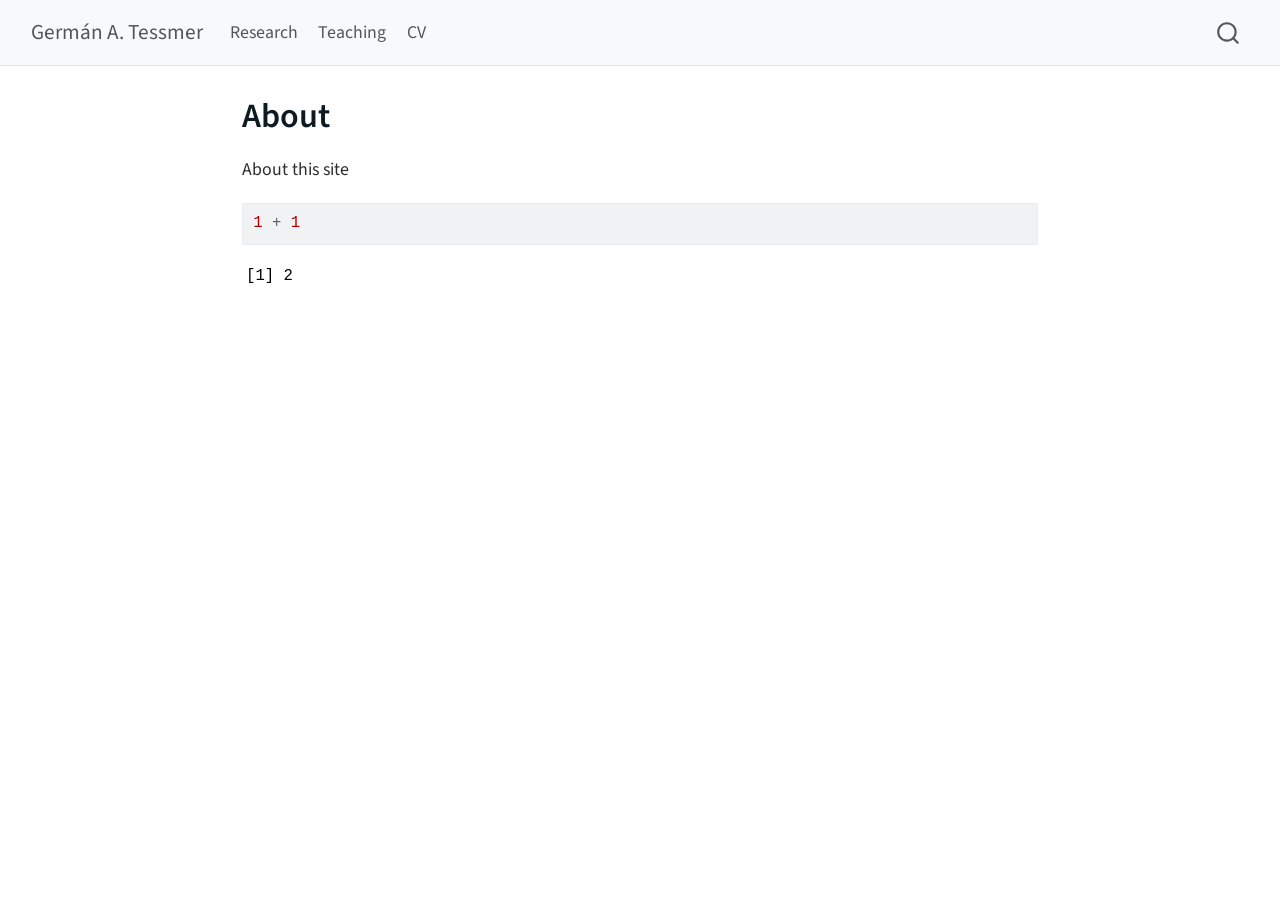
<file: docs/about.html>
<!DOCTYPE html>
<html xmlns="http://www.w3.org/1999/xhtml" lang="en" xml:lang="en"><head>

<meta charset="utf-8">
<meta name="generator" content="quarto-1.6.33">

<meta name="viewport" content="width=device-width, initial-scale=1.0, user-scalable=yes">


<title>About – Germán A. Tessmer</title>
<style>
code{white-space: pre-wrap;}
span.smallcaps{font-variant: small-caps;}
div.columns{display: flex; gap: min(4vw, 1.5em);}
div.column{flex: auto; overflow-x: auto;}
div.hanging-indent{margin-left: 1.5em; text-indent: -1.5em;}
ul.task-list{list-style: none;}
ul.task-list li input[type="checkbox"] {
  width: 0.8em;
  margin: 0 0.8em 0.2em -1em; /* quarto-specific, see https://github.com/quarto-dev/quarto-cli/issues/4556 */ 
  vertical-align: middle;
}
/* CSS for syntax highlighting */
pre > code.sourceCode { white-space: pre; position: relative; }
pre > code.sourceCode > span { line-height: 1.25; }
pre > code.sourceCode > span:empty { height: 1.2em; }
.sourceCode { overflow: visible; }
code.sourceCode > span { color: inherit; text-decoration: inherit; }
div.sourceCode { margin: 1em 0; }
pre.sourceCode { margin: 0; }
@media screen {
div.sourceCode { overflow: auto; }
}
@media print {
pre > code.sourceCode { white-space: pre-wrap; }
pre > code.sourceCode > span { display: inline-block; text-indent: -5em; padding-left: 5em; }
}
pre.numberSource code
  { counter-reset: source-line 0; }
pre.numberSource code > span
  { position: relative; left: -4em; counter-increment: source-line; }
pre.numberSource code > span > a:first-child::before
  { content: counter(source-line);
    position: relative; left: -1em; text-align: right; vertical-align: baseline;
    border: none; display: inline-block;
    -webkit-touch-callout: none; -webkit-user-select: none;
    -khtml-user-select: none; -moz-user-select: none;
    -ms-user-select: none; user-select: none;
    padding: 0 4px; width: 4em;
  }
pre.numberSource { margin-left: 3em;  padding-left: 4px; }
div.sourceCode
  {   }
@media screen {
pre > code.sourceCode > span > a:first-child::before { text-decoration: underline; }
}
</style>


<script src="site_libs/quarto-nav/quarto-nav.js"></script>
<script src="site_libs/quarto-nav/headroom.min.js"></script>
<script src="site_libs/clipboard/clipboard.min.js"></script>
<script src="site_libs/quarto-search/autocomplete.umd.js"></script>
<script src="site_libs/quarto-search/fuse.min.js"></script>
<script src="site_libs/quarto-search/quarto-search.js"></script>
<meta name="quarto:offset" content="./">
<link href="./favicon.png" rel="icon" type="image/png">
<script src="site_libs/quarto-html/quarto.js"></script>
<script src="site_libs/quarto-html/popper.min.js"></script>
<script src="site_libs/quarto-html/tippy.umd.min.js"></script>
<script src="site_libs/quarto-html/anchor.min.js"></script>
<link href="site_libs/quarto-html/tippy.css" rel="stylesheet">
<link href="site_libs/quarto-html/quarto-syntax-highlighting-07ba0ad10f5680c660e360ac31d2f3b6.css" rel="stylesheet" id="quarto-text-highlighting-styles">
<script src="site_libs/bootstrap/bootstrap.min.js"></script>
<link href="site_libs/bootstrap/bootstrap-icons.css" rel="stylesheet">
<link href="site_libs/bootstrap/bootstrap-f29aaeecf1a46d890de4f9c541966cf8.min.css" rel="stylesheet" append-hash="true" id="quarto-bootstrap" data-mode="light">
<script id="quarto-search-options" type="application/json">{
  "location": "navbar",
  "copy-button": false,
  "collapse-after": 3,
  "panel-placement": "end",
  "type": "overlay",
  "limit": 50,
  "keyboard-shortcut": [
    "f",
    "/",
    "s"
  ],
  "show-item-context": false,
  "language": {
    "search-no-results-text": "No results",
    "search-matching-documents-text": "matching documents",
    "search-copy-link-title": "Copy link to search",
    "search-hide-matches-text": "Hide additional matches",
    "search-more-match-text": "more match in this document",
    "search-more-matches-text": "more matches in this document",
    "search-clear-button-title": "Clear",
    "search-text-placeholder": "",
    "search-detached-cancel-button-title": "Cancel",
    "search-submit-button-title": "Submit",
    "search-label": "Search"
  }
}</script>
<script async="" src="https://www.googletagmanager.com/gtag/js?id=G-5VY12JPMM3"></script>

<script type="text/javascript">

window.dataLayer = window.dataLayer || [];
function gtag(){dataLayer.push(arguments);}
gtag('js', new Date());
gtag('config', 'G-5VY12JPMM3', { 'anonymize_ip': true});
</script>
<meta name="google-site-verification" content="9aR9tJ_RcU7Avv-yqDnPfpiy6j9cwBEOk85IE-PUnbY">


<link rel="stylesheet" href="styles.css">
<meta property="og:title" content="About – Germán A. Tessmer">
<meta property="og:description" content="Germán A. Tessmer — Economist at Universidad Nacional de Rosario (UNR). Research in labor economics, informality, and causal inference. Director of Observatorio Económico Social UNR.">
<meta property="og:image" content="https://germantessmer.github.io/profile.jpg">
<meta property="og:site_name" content="Germán A. Tessmer">
<meta property="og:locale" content="en_US">
<meta name="twitter:title" content="About – Germán A. Tessmer">
<meta name="twitter:description" content="Germán A. Tessmer — Economist at Universidad Nacional de Rosario (UNR). Research in labor economics, informality, and causal inference. Director of Observatorio Económico Social UNR.">
<meta name="twitter:image" content="https://germantessmer.github.io/profile.jpg">
<meta name="twitter:card" content="summary">
</head>

<body class="nav-fixed fullcontent">

<div id="quarto-search-results"></div>
  <header id="quarto-header" class="headroom fixed-top">
    <nav class="navbar navbar-expand-lg " data-bs-theme="dark">
      <div class="navbar-container container-fluid">
      <div class="navbar-brand-container mx-auto">
    <a class="navbar-brand" href="./index.html">
    <span class="navbar-title">Germán A. Tessmer</span>
    </a>
  </div>
            <div id="quarto-search" class="" title="Search"></div>
          <button class="navbar-toggler" type="button" data-bs-toggle="collapse" data-bs-target="#navbarCollapse" aria-controls="navbarCollapse" role="menu" aria-expanded="false" aria-label="Toggle navigation" onclick="if (window.quartoToggleHeadroom) { window.quartoToggleHeadroom(); }">
  <span class="navbar-toggler-icon"></span>
</button>
          <div class="collapse navbar-collapse" id="navbarCollapse">
            <ul class="navbar-nav navbar-nav-scroll me-auto">
  <li class="nav-item">
    <a class="nav-link" href="./research.html"> 
<span class="menu-text">Research</span></a>
  </li>  
  <li class="nav-item">
    <a class="nav-link" href="./teaching.html"> 
<span class="menu-text">Teaching</span></a>
  </li>  
  <li class="nav-item">
    <a class="nav-link" href="./cv.html"> 
<span class="menu-text">CV</span></a>
  </li>  
</ul>
          </div> <!-- /navcollapse -->
            <div class="quarto-navbar-tools">
</div>
      </div> <!-- /container-fluid -->
    </nav>
</header>
<!-- content -->
<div id="quarto-content" class="quarto-container page-columns page-rows-contents page-layout-article page-navbar">
<!-- sidebar -->
<!-- margin-sidebar -->
    
<!-- main -->
<main class="content" id="quarto-document-content">

<header id="title-block-header" class="quarto-title-block default">
<div class="quarto-title">
<h1 class="title">About</h1>
</div>



<div class="quarto-title-meta">

    
  
    
  </div>
  


</header>


<p>About this site</p>
<div class="cell">
<div class="sourceCode cell-code" id="cb1"><pre class="sourceCode r code-with-copy"><code class="sourceCode r"><span id="cb1-1"><a href="#cb1-1" aria-hidden="true" tabindex="-1"></a><span class="dv">1</span> <span class="sc">+</span> <span class="dv">1</span></span></code><button title="Copy to Clipboard" class="code-copy-button"><i class="bi"></i></button></pre></div>
<div class="cell-output cell-output-stdout">
<pre><code>[1] 2</code></pre>
</div>
</div>



</main> <!-- /main -->
<script id="quarto-html-after-body" type="application/javascript">
window.document.addEventListener("DOMContentLoaded", function (event) {
  const toggleBodyColorMode = (bsSheetEl) => {
    const mode = bsSheetEl.getAttribute("data-mode");
    const bodyEl = window.document.querySelector("body");
    if (mode === "dark") {
      bodyEl.classList.add("quarto-dark");
      bodyEl.classList.remove("quarto-light");
    } else {
      bodyEl.classList.add("quarto-light");
      bodyEl.classList.remove("quarto-dark");
    }
  }
  const toggleBodyColorPrimary = () => {
    const bsSheetEl = window.document.querySelector("link#quarto-bootstrap");
    if (bsSheetEl) {
      toggleBodyColorMode(bsSheetEl);
    }
  }
  toggleBodyColorPrimary();  
  const icon = "";
  const anchorJS = new window.AnchorJS();
  anchorJS.options = {
    placement: 'right',
    icon: icon
  };
  anchorJS.add('.anchored');
  const isCodeAnnotation = (el) => {
    for (const clz of el.classList) {
      if (clz.startsWith('code-annotation-')) {                     
        return true;
      }
    }
    return false;
  }
  const onCopySuccess = function(e) {
    // button target
    const button = e.trigger;
    // don't keep focus
    button.blur();
    // flash "checked"
    button.classList.add('code-copy-button-checked');
    var currentTitle = button.getAttribute("title");
    button.setAttribute("title", "Copied!");
    let tooltip;
    if (window.bootstrap) {
      button.setAttribute("data-bs-toggle", "tooltip");
      button.setAttribute("data-bs-placement", "left");
      button.setAttribute("data-bs-title", "Copied!");
      tooltip = new bootstrap.Tooltip(button, 
        { trigger: "manual", 
          customClass: "code-copy-button-tooltip",
          offset: [0, -8]});
      tooltip.show();    
    }
    setTimeout(function() {
      if (tooltip) {
        tooltip.hide();
        button.removeAttribute("data-bs-title");
        button.removeAttribute("data-bs-toggle");
        button.removeAttribute("data-bs-placement");
      }
      button.setAttribute("title", currentTitle);
      button.classList.remove('code-copy-button-checked');
    }, 1000);
    // clear code selection
    e.clearSelection();
  }
  const getTextToCopy = function(trigger) {
      const codeEl = trigger.previousElementSibling.cloneNode(true);
      for (const childEl of codeEl.children) {
        if (isCodeAnnotation(childEl)) {
          childEl.remove();
        }
      }
      return codeEl.innerText;
  }
  const clipboard = new window.ClipboardJS('.code-copy-button:not([data-in-quarto-modal])', {
    text: getTextToCopy
  });
  clipboard.on('success', onCopySuccess);
  if (window.document.getElementById('quarto-embedded-source-code-modal')) {
    // For code content inside modals, clipBoardJS needs to be initialized with a container option
    // TODO: Check when it could be a function (https://github.com/zenorocha/clipboard.js/issues/860)
    const clipboardModal = new window.ClipboardJS('.code-copy-button[data-in-quarto-modal]', {
      text: getTextToCopy,
      container: window.document.getElementById('quarto-embedded-source-code-modal')
    });
    clipboardModal.on('success', onCopySuccess);
  }
    var localhostRegex = new RegExp(/^(?:http|https):\/\/localhost\:?[0-9]*\//);
    var mailtoRegex = new RegExp(/^mailto:/);
      var filterRegex = new RegExp("https:\/\/germantessmer\.github\.io");
    var isInternal = (href) => {
        return filterRegex.test(href) || localhostRegex.test(href) || mailtoRegex.test(href);
    }
    // Inspect non-navigation links and adorn them if external
 	var links = window.document.querySelectorAll('a[href]:not(.nav-link):not(.navbar-brand):not(.toc-action):not(.sidebar-link):not(.sidebar-item-toggle):not(.pagination-link):not(.no-external):not([aria-hidden]):not(.dropdown-item):not(.quarto-navigation-tool):not(.about-link)');
    for (var i=0; i<links.length; i++) {
      const link = links[i];
      if (!isInternal(link.href)) {
        // undo the damage that might have been done by quarto-nav.js in the case of
        // links that we want to consider external
        if (link.dataset.originalHref !== undefined) {
          link.href = link.dataset.originalHref;
        }
      }
    }
  function tippyHover(el, contentFn, onTriggerFn, onUntriggerFn) {
    const config = {
      allowHTML: true,
      maxWidth: 500,
      delay: 100,
      arrow: false,
      appendTo: function(el) {
          return el.parentElement;
      },
      interactive: true,
      interactiveBorder: 10,
      theme: 'quarto',
      placement: 'bottom-start',
    };
    if (contentFn) {
      config.content = contentFn;
    }
    if (onTriggerFn) {
      config.onTrigger = onTriggerFn;
    }
    if (onUntriggerFn) {
      config.onUntrigger = onUntriggerFn;
    }
    window.tippy(el, config); 
  }
  const noterefs = window.document.querySelectorAll('a[role="doc-noteref"]');
  for (var i=0; i<noterefs.length; i++) {
    const ref = noterefs[i];
    tippyHover(ref, function() {
      // use id or data attribute instead here
      let href = ref.getAttribute('data-footnote-href') || ref.getAttribute('href');
      try { href = new URL(href).hash; } catch {}
      const id = href.replace(/^#\/?/, "");
      const note = window.document.getElementById(id);
      if (note) {
        return note.innerHTML;
      } else {
        return "";
      }
    });
  }
  const xrefs = window.document.querySelectorAll('a.quarto-xref');
  const processXRef = (id, note) => {
    // Strip column container classes
    const stripColumnClz = (el) => {
      el.classList.remove("page-full", "page-columns");
      if (el.children) {
        for (const child of el.children) {
          stripColumnClz(child);
        }
      }
    }
    stripColumnClz(note)
    if (id === null || id.startsWith('sec-')) {
      // Special case sections, only their first couple elements
      const container = document.createElement("div");
      if (note.children && note.children.length > 2) {
        container.appendChild(note.children[0].cloneNode(true));
        for (let i = 1; i < note.children.length; i++) {
          const child = note.children[i];
          if (child.tagName === "P" && child.innerText === "") {
            continue;
          } else {
            container.appendChild(child.cloneNode(true));
            break;
          }
        }
        if (window.Quarto?.typesetMath) {
          window.Quarto.typesetMath(container);
        }
        return container.innerHTML
      } else {
        if (window.Quarto?.typesetMath) {
          window.Quarto.typesetMath(note);
        }
        return note.innerHTML;
      }
    } else {
      // Remove any anchor links if they are present
      const anchorLink = note.querySelector('a.anchorjs-link');
      if (anchorLink) {
        anchorLink.remove();
      }
      if (window.Quarto?.typesetMath) {
        window.Quarto.typesetMath(note);
      }
      // TODO in 1.5, we should make sure this works without a callout special case
      if (note.classList.contains("callout")) {
        return note.outerHTML;
      } else {
        return note.innerHTML;
      }
    }
  }
  for (var i=0; i<xrefs.length; i++) {
    const xref = xrefs[i];
    tippyHover(xref, undefined, function(instance) {
      instance.disable();
      let url = xref.getAttribute('href');
      let hash = undefined; 
      if (url.startsWith('#')) {
        hash = url;
      } else {
        try { hash = new URL(url).hash; } catch {}
      }
      if (hash) {
        const id = hash.replace(/^#\/?/, "");
        const note = window.document.getElementById(id);
        if (note !== null) {
          try {
            const html = processXRef(id, note.cloneNode(true));
            instance.setContent(html);
          } finally {
            instance.enable();
            instance.show();
          }
        } else {
          // See if we can fetch this
          fetch(url.split('#')[0])
          .then(res => res.text())
          .then(html => {
            const parser = new DOMParser();
            const htmlDoc = parser.parseFromString(html, "text/html");
            const note = htmlDoc.getElementById(id);
            if (note !== null) {
              const html = processXRef(id, note);
              instance.setContent(html);
            } 
          }).finally(() => {
            instance.enable();
            instance.show();
          });
        }
      } else {
        // See if we can fetch a full url (with no hash to target)
        // This is a special case and we should probably do some content thinning / targeting
        fetch(url)
        .then(res => res.text())
        .then(html => {
          const parser = new DOMParser();
          const htmlDoc = parser.parseFromString(html, "text/html");
          const note = htmlDoc.querySelector('main.content');
          if (note !== null) {
            // This should only happen for chapter cross references
            // (since there is no id in the URL)
            // remove the first header
            if (note.children.length > 0 && note.children[0].tagName === "HEADER") {
              note.children[0].remove();
            }
            const html = processXRef(null, note);
            instance.setContent(html);
          } 
        }).finally(() => {
          instance.enable();
          instance.show();
        });
      }
    }, function(instance) {
    });
  }
      let selectedAnnoteEl;
      const selectorForAnnotation = ( cell, annotation) => {
        let cellAttr = 'data-code-cell="' + cell + '"';
        let lineAttr = 'data-code-annotation="' +  annotation + '"';
        const selector = 'span[' + cellAttr + '][' + lineAttr + ']';
        return selector;
      }
      const selectCodeLines = (annoteEl) => {
        const doc = window.document;
        const targetCell = annoteEl.getAttribute("data-target-cell");
        const targetAnnotation = annoteEl.getAttribute("data-target-annotation");
        const annoteSpan = window.document.querySelector(selectorForAnnotation(targetCell, targetAnnotation));
        const lines = annoteSpan.getAttribute("data-code-lines").split(",");
        const lineIds = lines.map((line) => {
          return targetCell + "-" + line;
        })
        let top = null;
        let height = null;
        let parent = null;
        if (lineIds.length > 0) {
            //compute the position of the single el (top and bottom and make a div)
            const el = window.document.getElementById(lineIds[0]);
            top = el.offsetTop;
            height = el.offsetHeight;
            parent = el.parentElement.parentElement;
          if (lineIds.length > 1) {
            const lastEl = window.document.getElementById(lineIds[lineIds.length - 1]);
            const bottom = lastEl.offsetTop + lastEl.offsetHeight;
            height = bottom - top;
          }
          if (top !== null && height !== null && parent !== null) {
            // cook up a div (if necessary) and position it 
            let div = window.document.getElementById("code-annotation-line-highlight");
            if (div === null) {
              div = window.document.createElement("div");
              div.setAttribute("id", "code-annotation-line-highlight");
              div.style.position = 'absolute';
              parent.appendChild(div);
            }
            div.style.top = top - 2 + "px";
            div.style.height = height + 4 + "px";
            div.style.left = 0;
            let gutterDiv = window.document.getElementById("code-annotation-line-highlight-gutter");
            if (gutterDiv === null) {
              gutterDiv = window.document.createElement("div");
              gutterDiv.setAttribute("id", "code-annotation-line-highlight-gutter");
              gutterDiv.style.position = 'absolute';
              const codeCell = window.document.getElementById(targetCell);
              const gutter = codeCell.querySelector('.code-annotation-gutter');
              gutter.appendChild(gutterDiv);
            }
            gutterDiv.style.top = top - 2 + "px";
            gutterDiv.style.height = height + 4 + "px";
          }
          selectedAnnoteEl = annoteEl;
        }
      };
      const unselectCodeLines = () => {
        const elementsIds = ["code-annotation-line-highlight", "code-annotation-line-highlight-gutter"];
        elementsIds.forEach((elId) => {
          const div = window.document.getElementById(elId);
          if (div) {
            div.remove();
          }
        });
        selectedAnnoteEl = undefined;
      };
        // Handle positioning of the toggle
    window.addEventListener(
      "resize",
      throttle(() => {
        elRect = undefined;
        if (selectedAnnoteEl) {
          selectCodeLines(selectedAnnoteEl);
        }
      }, 10)
    );
    function throttle(fn, ms) {
    let throttle = false;
    let timer;
      return (...args) => {
        if(!throttle) { // first call gets through
            fn.apply(this, args);
            throttle = true;
        } else { // all the others get throttled
            if(timer) clearTimeout(timer); // cancel #2
            timer = setTimeout(() => {
              fn.apply(this, args);
              timer = throttle = false;
            }, ms);
        }
      };
    }
      // Attach click handler to the DT
      const annoteDls = window.document.querySelectorAll('dt[data-target-cell]');
      for (const annoteDlNode of annoteDls) {
        annoteDlNode.addEventListener('click', (event) => {
          const clickedEl = event.target;
          if (clickedEl !== selectedAnnoteEl) {
            unselectCodeLines();
            const activeEl = window.document.querySelector('dt[data-target-cell].code-annotation-active');
            if (activeEl) {
              activeEl.classList.remove('code-annotation-active');
            }
            selectCodeLines(clickedEl);
            clickedEl.classList.add('code-annotation-active');
          } else {
            // Unselect the line
            unselectCodeLines();
            clickedEl.classList.remove('code-annotation-active');
          }
        });
      }
  const findCites = (el) => {
    const parentEl = el.parentElement;
    if (parentEl) {
      const cites = parentEl.dataset.cites;
      if (cites) {
        return {
          el,
          cites: cites.split(' ')
        };
      } else {
        return findCites(el.parentElement)
      }
    } else {
      return undefined;
    }
  };
  var bibliorefs = window.document.querySelectorAll('a[role="doc-biblioref"]');
  for (var i=0; i<bibliorefs.length; i++) {
    const ref = bibliorefs[i];
    const citeInfo = findCites(ref);
    if (citeInfo) {
      tippyHover(citeInfo.el, function() {
        var popup = window.document.createElement('div');
        citeInfo.cites.forEach(function(cite) {
          var citeDiv = window.document.createElement('div');
          citeDiv.classList.add('hanging-indent');
          citeDiv.classList.add('csl-entry');
          var biblioDiv = window.document.getElementById('ref-' + cite);
          if (biblioDiv) {
            citeDiv.innerHTML = biblioDiv.innerHTML;
          }
          popup.appendChild(citeDiv);
        });
        return popup.innerHTML;
      });
    }
  }
});
</script>
</div> <!-- /content -->




</body></html>
</file>
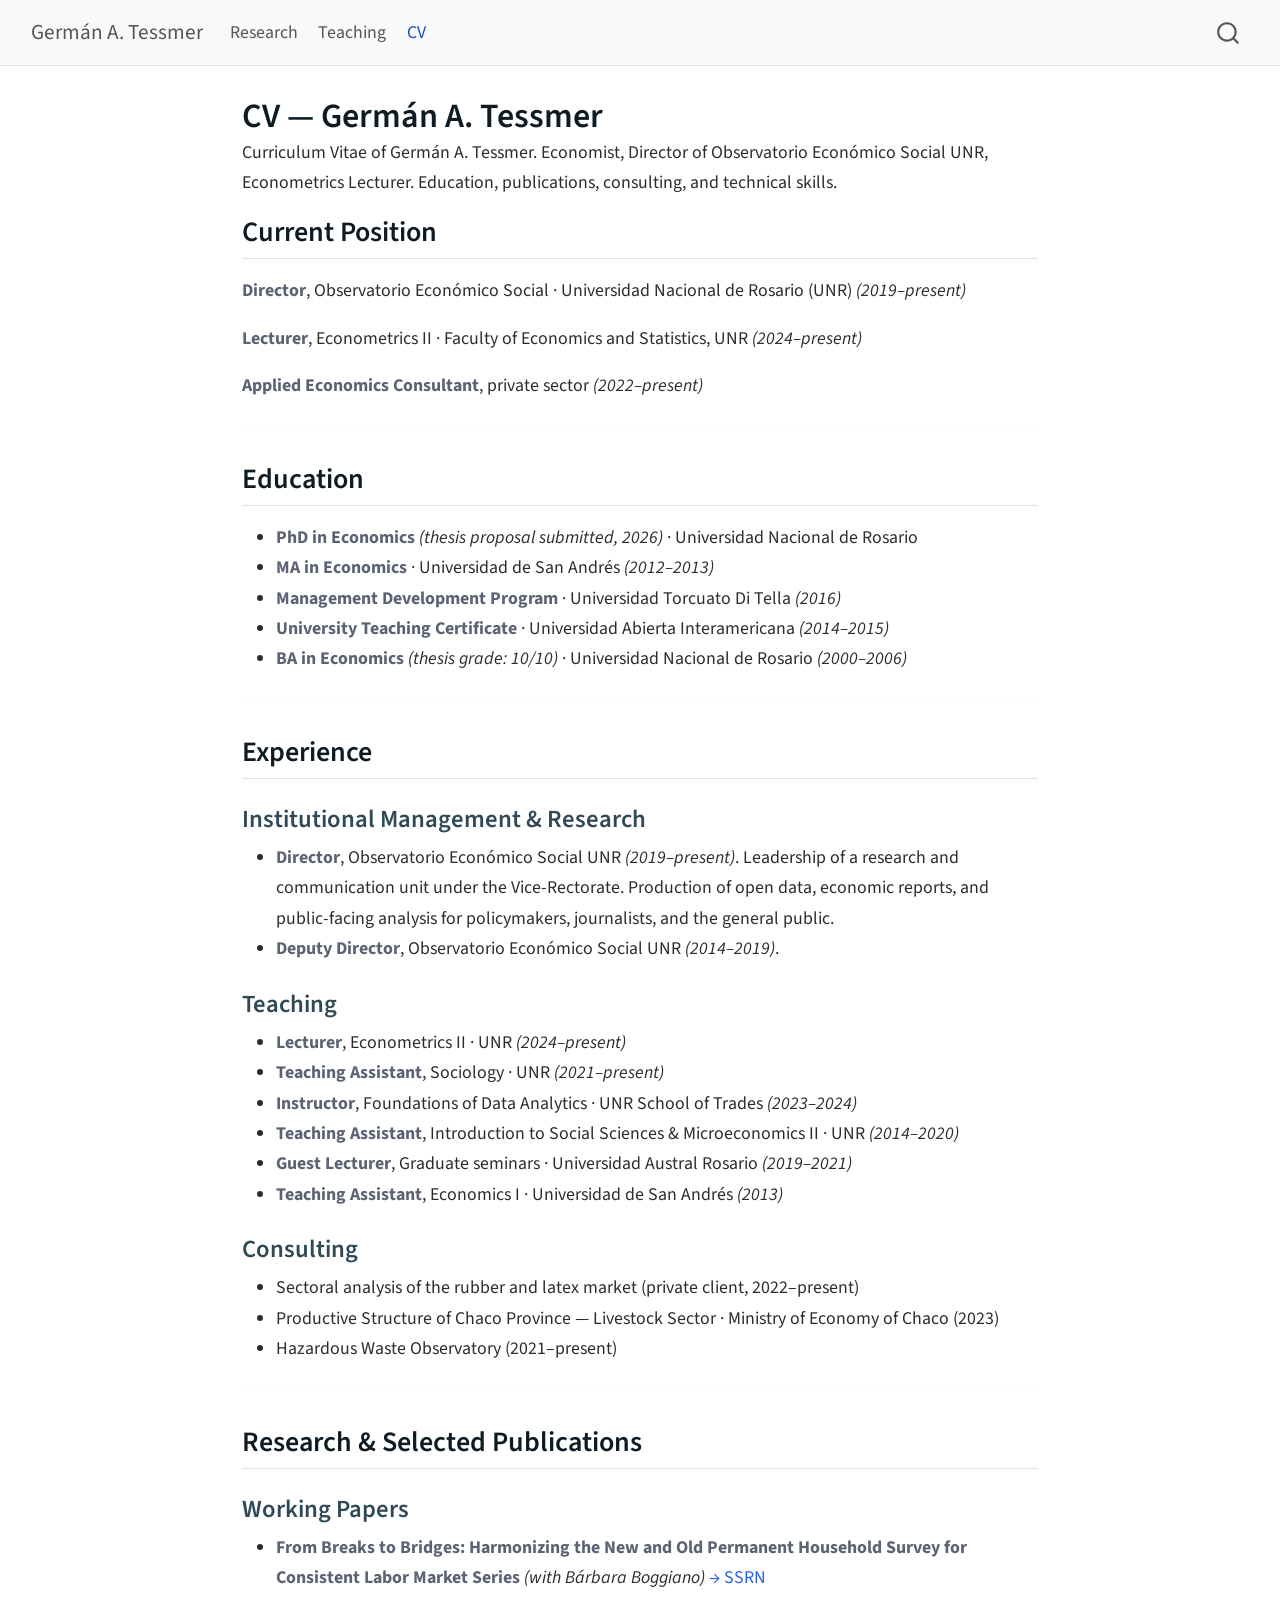
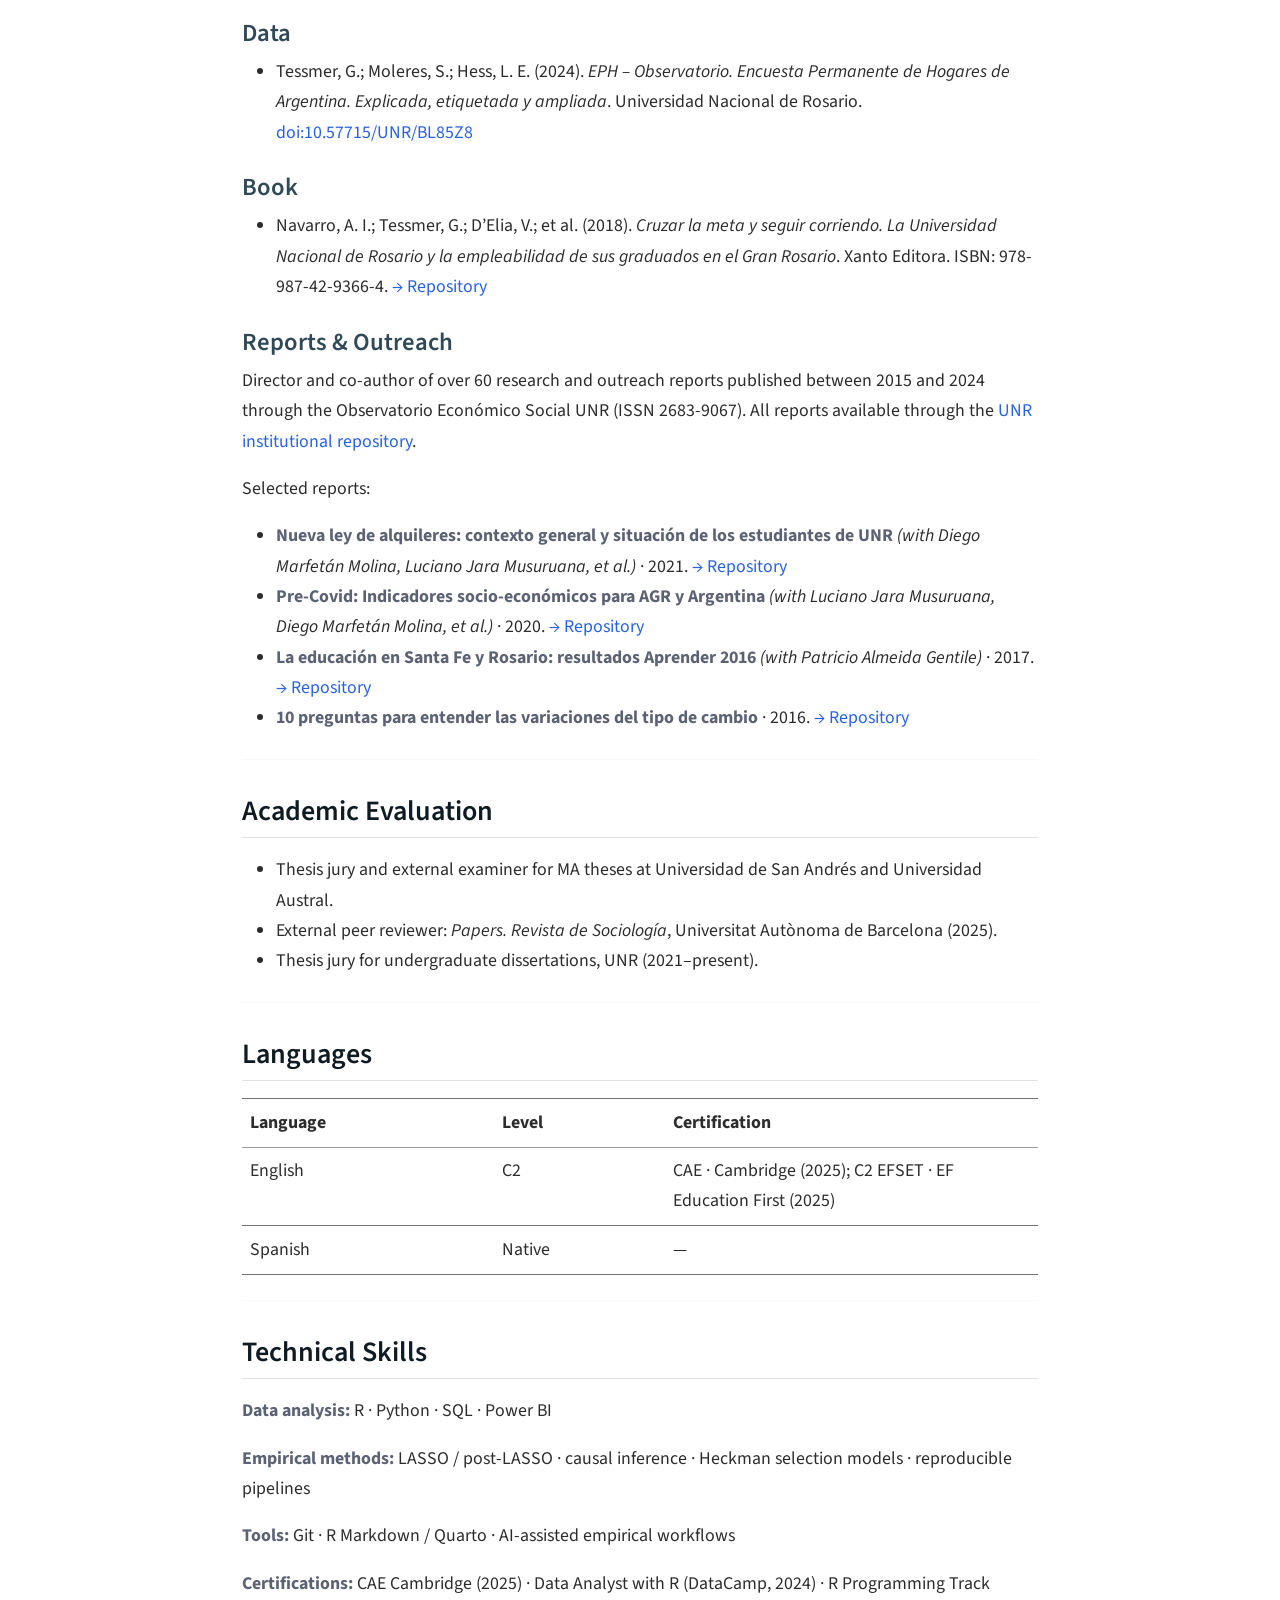
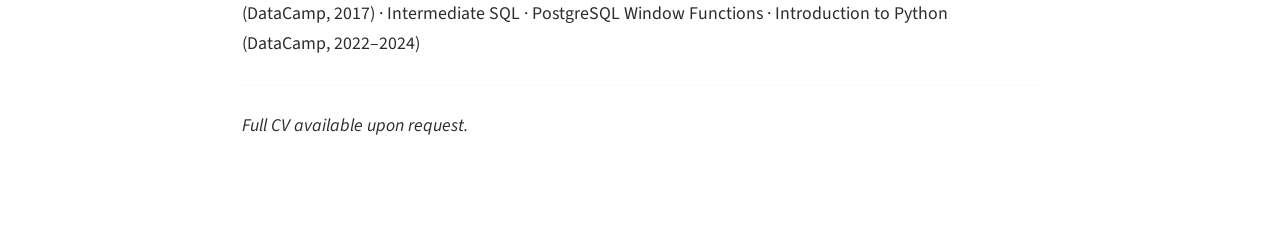
<file: docs/cv.html>
<!DOCTYPE html>
<html xmlns="http://www.w3.org/1999/xhtml" lang="en" xml:lang="en"><head>

<meta charset="utf-8">
<meta name="generator" content="quarto-1.6.33">

<meta name="viewport" content="width=device-width, initial-scale=1.0, user-scalable=yes">

<meta name="description" content="Curriculum Vitae of Germán A. Tessmer. Economist, Director of Observatorio Económico Social UNR, Econometrics Lecturer. Education, publications, consulting, and technical skills.">

<title>CV — Germán A. Tessmer – Germán A. Tessmer</title>
<style>
code{white-space: pre-wrap;}
span.smallcaps{font-variant: small-caps;}
div.columns{display: flex; gap: min(4vw, 1.5em);}
div.column{flex: auto; overflow-x: auto;}
div.hanging-indent{margin-left: 1.5em; text-indent: -1.5em;}
ul.task-list{list-style: none;}
ul.task-list li input[type="checkbox"] {
  width: 0.8em;
  margin: 0 0.8em 0.2em -1em; /* quarto-specific, see https://github.com/quarto-dev/quarto-cli/issues/4556 */ 
  vertical-align: middle;
}
</style>


<script src="site_libs/quarto-nav/quarto-nav.js"></script>
<script src="site_libs/quarto-nav/headroom.min.js"></script>
<script src="site_libs/clipboard/clipboard.min.js"></script>
<script src="site_libs/quarto-search/autocomplete.umd.js"></script>
<script src="site_libs/quarto-search/fuse.min.js"></script>
<script src="site_libs/quarto-search/quarto-search.js"></script>
<meta name="quarto:offset" content="./">
<link href="./favicon.png" rel="icon" type="image/png">
<script src="site_libs/quarto-html/quarto.js"></script>
<script src="site_libs/quarto-html/popper.min.js"></script>
<script src="site_libs/quarto-html/tippy.umd.min.js"></script>
<script src="site_libs/quarto-html/anchor.min.js"></script>
<link href="site_libs/quarto-html/tippy.css" rel="stylesheet">
<link href="site_libs/quarto-html/quarto-syntax-highlighting-07ba0ad10f5680c660e360ac31d2f3b6.css" rel="stylesheet" id="quarto-text-highlighting-styles">
<script src="site_libs/bootstrap/bootstrap.min.js"></script>
<link href="site_libs/bootstrap/bootstrap-icons.css" rel="stylesheet">
<link href="site_libs/bootstrap/bootstrap-f29aaeecf1a46d890de4f9c541966cf8.min.css" rel="stylesheet" append-hash="true" id="quarto-bootstrap" data-mode="light">
<script id="quarto-search-options" type="application/json">{
  "location": "navbar",
  "copy-button": false,
  "collapse-after": 3,
  "panel-placement": "end",
  "type": "overlay",
  "limit": 50,
  "keyboard-shortcut": [
    "f",
    "/",
    "s"
  ],
  "show-item-context": false,
  "language": {
    "search-no-results-text": "No results",
    "search-matching-documents-text": "matching documents",
    "search-copy-link-title": "Copy link to search",
    "search-hide-matches-text": "Hide additional matches",
    "search-more-match-text": "more match in this document",
    "search-more-matches-text": "more matches in this document",
    "search-clear-button-title": "Clear",
    "search-text-placeholder": "",
    "search-detached-cancel-button-title": "Cancel",
    "search-submit-button-title": "Submit",
    "search-label": "Search"
  }
}</script>
<script async="" src="https://www.googletagmanager.com/gtag/js?id=G-5VY12JPMM3"></script>

<script type="text/javascript">

window.dataLayer = window.dataLayer || [];
function gtag(){dataLayer.push(arguments);}
gtag('js', new Date());
gtag('config', 'G-5VY12JPMM3', { 'anonymize_ip': true});
</script>
<meta name="google-site-verification" content="9aR9tJ_RcU7Avv-yqDnPfpiy6j9cwBEOk85IE-PUnbY">


<link rel="stylesheet" href="styles.css">
<meta property="og:title" content="CV — Germán A. Tessmer – Germán A. Tessmer">
<meta property="og:description" content="Curriculum Vitae of Germán A. Tessmer. Economist, Director of Observatorio Económico Social UNR, Econometrics Lecturer. Education, publications, consulting, and technical skills.">
<meta property="og:image" content="https://germantessmer.github.io/profile.jpg">
<meta property="og:site_name" content="Germán A. Tessmer">
<meta property="og:locale" content="en_US">
<meta name="twitter:title" content="CV — Germán A. Tessmer – Germán A. Tessmer">
<meta name="twitter:description" content="Curriculum Vitae of Germán A. Tessmer. Economist, Director of Observatorio Económico Social UNR, Econometrics Lecturer. Education, publications, consulting, and technical skills.">
<meta name="twitter:image" content="https://germantessmer.github.io/profile.jpg">
<meta name="twitter:card" content="summary">
</head>

<body class="nav-fixed fullcontent">

<div id="quarto-search-results"></div>
  <header id="quarto-header" class="headroom fixed-top">
    <nav class="navbar navbar-expand-lg " data-bs-theme="dark">
      <div class="navbar-container container-fluid">
      <div class="navbar-brand-container mx-auto">
    <a class="navbar-brand" href="./index.html">
    <span class="navbar-title">Germán A. Tessmer</span>
    </a>
  </div>
            <div id="quarto-search" class="" title="Search"></div>
          <button class="navbar-toggler" type="button" data-bs-toggle="collapse" data-bs-target="#navbarCollapse" aria-controls="navbarCollapse" role="menu" aria-expanded="false" aria-label="Toggle navigation" onclick="if (window.quartoToggleHeadroom) { window.quartoToggleHeadroom(); }">
  <span class="navbar-toggler-icon"></span>
</button>
          <div class="collapse navbar-collapse" id="navbarCollapse">
            <ul class="navbar-nav navbar-nav-scroll me-auto">
  <li class="nav-item">
    <a class="nav-link" href="./research.html"> 
<span class="menu-text">Research</span></a>
  </li>  
  <li class="nav-item">
    <a class="nav-link" href="./teaching.html"> 
<span class="menu-text">Teaching</span></a>
  </li>  
  <li class="nav-item">
    <a class="nav-link active" href="./cv.html" aria-current="page"> 
<span class="menu-text">CV</span></a>
  </li>  
</ul>
          </div> <!-- /navcollapse -->
            <div class="quarto-navbar-tools">
</div>
      </div> <!-- /container-fluid -->
    </nav>
</header>
<!-- content -->
<div id="quarto-content" class="quarto-container page-columns page-rows-contents page-layout-article page-navbar">
<!-- sidebar -->
<!-- margin-sidebar -->
    
<!-- main -->
<main class="content" id="quarto-document-content">

<header id="title-block-header" class="quarto-title-block default">
<div class="quarto-title">
<h1 class="title">CV — Germán A. Tessmer</h1>
</div>

<div>
  <div class="description">
    Curriculum Vitae of Germán A. Tessmer. Economist, Director of Observatorio Económico Social UNR, Econometrics Lecturer. Education, publications, consulting, and technical skills.
  </div>
</div>


<div class="quarto-title-meta">

    
  
    
  </div>
  


</header>


<section id="current-position" class="level2">
<h2 class="anchored" data-anchor-id="current-position">Current Position</h2>
<p><strong>Director</strong>, Observatorio Económico Social · Universidad Nacional de Rosario (UNR) <em>(2019–present)</em></p>
<p><strong>Lecturer</strong>, Econometrics II · Faculty of Economics and Statistics, UNR <em>(2024–present)</em></p>
<p><strong>Applied Economics Consultant</strong>, private sector <em>(2022–present)</em></p>
<hr>
</section>
<section id="education" class="level2">
<h2 class="anchored" data-anchor-id="education">Education</h2>
<ul>
<li><strong>PhD in Economics</strong> <em>(thesis proposal submitted, 2026)</em> · Universidad Nacional de Rosario</li>
<li><strong>MA in Economics</strong> · Universidad de San Andrés <em>(2012–2013)</em></li>
<li><strong>Management Development Program</strong> · Universidad Torcuato Di Tella <em>(2016)</em></li>
<li><strong>University Teaching Certificate</strong> · Universidad Abierta Interamericana <em>(2014–2015)</em></li>
<li><strong>BA in Economics</strong> <em>(thesis grade: 10/10)</em> · Universidad Nacional de Rosario <em>(2000–2006)</em></li>
</ul>
<hr>
</section>
<section id="experience" class="level2">
<h2 class="anchored" data-anchor-id="experience">Experience</h2>
<section id="institutional-management-research" class="level3">
<h3 class="anchored" data-anchor-id="institutional-management-research">Institutional Management &amp; Research</h3>
<ul>
<li><strong>Director</strong>, Observatorio Económico Social UNR <em>(2019–present)</em>. Leadership of a research and communication unit under the Vice-Rectorate. Production of open data, economic reports, and public-facing analysis for policymakers, journalists, and the general public.</li>
<li><strong>Deputy Director</strong>, Observatorio Económico Social UNR <em>(2014–2019)</em>.</li>
</ul>
</section>
<section id="teaching" class="level3">
<h3 class="anchored" data-anchor-id="teaching">Teaching</h3>
<ul>
<li><strong>Lecturer</strong>, Econometrics II · UNR <em>(2024–present)</em></li>
<li><strong>Teaching Assistant</strong>, Sociology · UNR <em>(2021–present)</em></li>
<li><strong>Instructor</strong>, Foundations of Data Analytics · UNR School of Trades <em>(2023–2024)</em></li>
<li><strong>Teaching Assistant</strong>, Introduction to Social Sciences &amp; Microeconomics II · UNR <em>(2014–2020)</em></li>
<li><strong>Guest Lecturer</strong>, Graduate seminars · Universidad Austral Rosario <em>(2019–2021)</em></li>
<li><strong>Teaching Assistant</strong>, Economics I · Universidad de San Andrés <em>(2013)</em></li>
</ul>
</section>
<section id="consulting" class="level3">
<h3 class="anchored" data-anchor-id="consulting">Consulting</h3>
<ul>
<li>Sectoral analysis of the rubber and latex market (private client, 2022–present)</li>
<li>Productive Structure of Chaco Province — Livestock Sector · Ministry of Economy of Chaco (2023)</li>
<li>Hazardous Waste Observatory (2021–present)</li>
</ul>
<hr>
</section>
</section>
<section id="research-selected-publications" class="level2">
<h2 class="anchored" data-anchor-id="research-selected-publications">Research &amp; Selected Publications</h2>
<section id="working-papers" class="level3">
<h3 class="anchored" data-anchor-id="working-papers">Working Papers</h3>
<ul>
<li><strong>From Breaks to Bridges: Harmonizing the New and Old Permanent Household Survey for Consistent Labor Market Series</strong> <em>(with Bárbara Boggiano)</em> <a href="https://papers.ssrn.com/sol3/papers.cfm?abstract_id=6597399" target="_blank">→ SSRN</a></li>
</ul>
</section>
<section id="data" class="level3">
<h3 class="anchored" data-anchor-id="data">Data</h3>
<ul>
<li>Tessmer, G.; Moleres, S.; Hess, L. E. (2024). <em>EPH – Observatorio. Encuesta Permanente de Hogares de Argentina. Explicada, etiquetada y ampliada</em>. Universidad Nacional de Rosario. <a href="https://doi.org/10.57715/UNR/BL85Z8" target="_blank">doi:10.57715/UNR/BL85Z8</a></li>
</ul>
</section>
<section id="book" class="level3">
<h3 class="anchored" data-anchor-id="book">Book</h3>
<ul>
<li>Navarro, A. I.; Tessmer, G.; D’Elia, V.; et al.&nbsp;(2018). <em>Cruzar la meta y seguir corriendo. La Universidad Nacional de Rosario y la empleabilidad de sus graduados en el Gran Rosario</em>. Xanto Editora. ISBN: 978-987-42-9366-4. <a href="http://hdl.handle.net/2133/14532" target="_blank">→ Repository</a></li>
</ul>
</section>
<section id="reports-outreach" class="level3">
<h3 class="anchored" data-anchor-id="reports-outreach">Reports &amp; Outreach</h3>
<p>Director and co-author of over 60 research and outreach reports published between 2015 and 2024 through the Observatorio Económico Social UNR (ISSN 2683-9067). All reports available through the <a href="http://hdl.handle.net/2133/" target="_blank">UNR institutional repository</a>.</p>
<p>Selected reports:</p>
<ul>
<li><strong>Nueva ley de alquileres: contexto general y situación de los estudiantes de UNR</strong> <em>(with Diego Marfetán Molina, Luciano Jara Musuruana, et al.)</em> · 2021. <a href="http://hdl.handle.net/2133/22647" target="_blank">→ Repository</a></li>
<li><strong>Pre-Covid: Indicadores socio-económicos para AGR y Argentina</strong> <em>(with Luciano Jara Musuruana, Diego Marfetán Molina, et al.)</em> · 2020. <a href="http://hdl.handle.net/2133/18367" target="_blank">→ Repository</a></li>
<li><strong>La educación en Santa Fe y Rosario: resultados Aprender 2016</strong> <em>(with Patricio Almeida Gentile)</em> · 2017. <a href="http://hdl.handle.net/2133/17542" target="_blank">→ Repository</a></li>
<li><strong>10 preguntas para entender las variaciones del tipo de cambio</strong> · 2016. <a href="http://hdl.handle.net/2133/14520" target="_blank">→ Repository</a></li>
</ul>
<hr>
</section>
</section>
<section id="academic-evaluation" class="level2">
<h2 class="anchored" data-anchor-id="academic-evaluation">Academic Evaluation</h2>
<ul>
<li>Thesis jury and external examiner for MA theses at Universidad de San Andrés and Universidad Austral.</li>
<li>External peer reviewer: <em>Papers. Revista de Sociología</em>, Universitat Autònoma de Barcelona (2025).</li>
<li>Thesis jury for undergraduate dissertations, UNR (2021–present).</li>
</ul>
<hr>
</section>
<section id="languages" class="level2">
<h2 class="anchored" data-anchor-id="languages">Languages</h2>
<table class="caption-top table">
<colgroup>
<col style="width: 31%">
<col style="width: 21%">
<col style="width: 46%">
</colgroup>
<thead>
<tr class="header">
<th>Language</th>
<th>Level</th>
<th>Certification</th>
</tr>
</thead>
<tbody>
<tr class="odd">
<td>English</td>
<td>C2</td>
<td>CAE · Cambridge (2025); C2 EFSET · EF Education First (2025)</td>
</tr>
<tr class="even">
<td>Spanish</td>
<td>Native</td>
<td>—</td>
</tr>
</tbody>
</table>
<hr>
</section>
<section id="technical-skills" class="level2">
<h2 class="anchored" data-anchor-id="technical-skills">Technical Skills</h2>
<p><strong>Data analysis:</strong> R · Python · SQL · Power BI</p>
<p><strong>Empirical methods:</strong> LASSO / post-LASSO · causal inference · Heckman selection models · reproducible pipelines</p>
<p><strong>Tools:</strong> Git · R Markdown / Quarto · AI-assisted empirical workflows</p>
<p><strong>Certifications:</strong> CAE Cambridge (2025) · Data Analyst with R (DataCamp, 2024) · R Programming Track (DataCamp, 2017) · Intermediate SQL · PostgreSQL Window Functions · Introduction to Python (DataCamp, 2022–2024)</p>
<hr>
<p><em>Full CV available upon request.</em></p>


</section>

</main> <!-- /main -->
<script id="quarto-html-after-body" type="application/javascript">
window.document.addEventListener("DOMContentLoaded", function (event) {
  const toggleBodyColorMode = (bsSheetEl) => {
    const mode = bsSheetEl.getAttribute("data-mode");
    const bodyEl = window.document.querySelector("body");
    if (mode === "dark") {
      bodyEl.classList.add("quarto-dark");
      bodyEl.classList.remove("quarto-light");
    } else {
      bodyEl.classList.add("quarto-light");
      bodyEl.classList.remove("quarto-dark");
    }
  }
  const toggleBodyColorPrimary = () => {
    const bsSheetEl = window.document.querySelector("link#quarto-bootstrap");
    if (bsSheetEl) {
      toggleBodyColorMode(bsSheetEl);
    }
  }
  toggleBodyColorPrimary();  
  const icon = "";
  const anchorJS = new window.AnchorJS();
  anchorJS.options = {
    placement: 'right',
    icon: icon
  };
  anchorJS.add('.anchored');
  const isCodeAnnotation = (el) => {
    for (const clz of el.classList) {
      if (clz.startsWith('code-annotation-')) {                     
        return true;
      }
    }
    return false;
  }
  const onCopySuccess = function(e) {
    // button target
    const button = e.trigger;
    // don't keep focus
    button.blur();
    // flash "checked"
    button.classList.add('code-copy-button-checked');
    var currentTitle = button.getAttribute("title");
    button.setAttribute("title", "Copied!");
    let tooltip;
    if (window.bootstrap) {
      button.setAttribute("data-bs-toggle", "tooltip");
      button.setAttribute("data-bs-placement", "left");
      button.setAttribute("data-bs-title", "Copied!");
      tooltip = new bootstrap.Tooltip(button, 
        { trigger: "manual", 
          customClass: "code-copy-button-tooltip",
          offset: [0, -8]});
      tooltip.show();    
    }
    setTimeout(function() {
      if (tooltip) {
        tooltip.hide();
        button.removeAttribute("data-bs-title");
        button.removeAttribute("data-bs-toggle");
        button.removeAttribute("data-bs-placement");
      }
      button.setAttribute("title", currentTitle);
      button.classList.remove('code-copy-button-checked');
    }, 1000);
    // clear code selection
    e.clearSelection();
  }
  const getTextToCopy = function(trigger) {
      const codeEl = trigger.previousElementSibling.cloneNode(true);
      for (const childEl of codeEl.children) {
        if (isCodeAnnotation(childEl)) {
          childEl.remove();
        }
      }
      return codeEl.innerText;
  }
  const clipboard = new window.ClipboardJS('.code-copy-button:not([data-in-quarto-modal])', {
    text: getTextToCopy
  });
  clipboard.on('success', onCopySuccess);
  if (window.document.getElementById('quarto-embedded-source-code-modal')) {
    // For code content inside modals, clipBoardJS needs to be initialized with a container option
    // TODO: Check when it could be a function (https://github.com/zenorocha/clipboard.js/issues/860)
    const clipboardModal = new window.ClipboardJS('.code-copy-button[data-in-quarto-modal]', {
      text: getTextToCopy,
      container: window.document.getElementById('quarto-embedded-source-code-modal')
    });
    clipboardModal.on('success', onCopySuccess);
  }
    var localhostRegex = new RegExp(/^(?:http|https):\/\/localhost\:?[0-9]*\//);
    var mailtoRegex = new RegExp(/^mailto:/);
      var filterRegex = new RegExp("https:\/\/germantessmer\.github\.io");
    var isInternal = (href) => {
        return filterRegex.test(href) || localhostRegex.test(href) || mailtoRegex.test(href);
    }
    // Inspect non-navigation links and adorn them if external
 	var links = window.document.querySelectorAll('a[href]:not(.nav-link):not(.navbar-brand):not(.toc-action):not(.sidebar-link):not(.sidebar-item-toggle):not(.pagination-link):not(.no-external):not([aria-hidden]):not(.dropdown-item):not(.quarto-navigation-tool):not(.about-link)');
    for (var i=0; i<links.length; i++) {
      const link = links[i];
      if (!isInternal(link.href)) {
        // undo the damage that might have been done by quarto-nav.js in the case of
        // links that we want to consider external
        if (link.dataset.originalHref !== undefined) {
          link.href = link.dataset.originalHref;
        }
      }
    }
  function tippyHover(el, contentFn, onTriggerFn, onUntriggerFn) {
    const config = {
      allowHTML: true,
      maxWidth: 500,
      delay: 100,
      arrow: false,
      appendTo: function(el) {
          return el.parentElement;
      },
      interactive: true,
      interactiveBorder: 10,
      theme: 'quarto',
      placement: 'bottom-start',
    };
    if (contentFn) {
      config.content = contentFn;
    }
    if (onTriggerFn) {
      config.onTrigger = onTriggerFn;
    }
    if (onUntriggerFn) {
      config.onUntrigger = onUntriggerFn;
    }
    window.tippy(el, config); 
  }
  const noterefs = window.document.querySelectorAll('a[role="doc-noteref"]');
  for (var i=0; i<noterefs.length; i++) {
    const ref = noterefs[i];
    tippyHover(ref, function() {
      // use id or data attribute instead here
      let href = ref.getAttribute('data-footnote-href') || ref.getAttribute('href');
      try { href = new URL(href).hash; } catch {}
      const id = href.replace(/^#\/?/, "");
      const note = window.document.getElementById(id);
      if (note) {
        return note.innerHTML;
      } else {
        return "";
      }
    });
  }
  const xrefs = window.document.querySelectorAll('a.quarto-xref');
  const processXRef = (id, note) => {
    // Strip column container classes
    const stripColumnClz = (el) => {
      el.classList.remove("page-full", "page-columns");
      if (el.children) {
        for (const child of el.children) {
          stripColumnClz(child);
        }
      }
    }
    stripColumnClz(note)
    if (id === null || id.startsWith('sec-')) {
      // Special case sections, only their first couple elements
      const container = document.createElement("div");
      if (note.children && note.children.length > 2) {
        container.appendChild(note.children[0].cloneNode(true));
        for (let i = 1; i < note.children.length; i++) {
          const child = note.children[i];
          if (child.tagName === "P" && child.innerText === "") {
            continue;
          } else {
            container.appendChild(child.cloneNode(true));
            break;
          }
        }
        if (window.Quarto?.typesetMath) {
          window.Quarto.typesetMath(container);
        }
        return container.innerHTML
      } else {
        if (window.Quarto?.typesetMath) {
          window.Quarto.typesetMath(note);
        }
        return note.innerHTML;
      }
    } else {
      // Remove any anchor links if they are present
      const anchorLink = note.querySelector('a.anchorjs-link');
      if (anchorLink) {
        anchorLink.remove();
      }
      if (window.Quarto?.typesetMath) {
        window.Quarto.typesetMath(note);
      }
      // TODO in 1.5, we should make sure this works without a callout special case
      if (note.classList.contains("callout")) {
        return note.outerHTML;
      } else {
        return note.innerHTML;
      }
    }
  }
  for (var i=0; i<xrefs.length; i++) {
    const xref = xrefs[i];
    tippyHover(xref, undefined, function(instance) {
      instance.disable();
      let url = xref.getAttribute('href');
      let hash = undefined; 
      if (url.startsWith('#')) {
        hash = url;
      } else {
        try { hash = new URL(url).hash; } catch {}
      }
      if (hash) {
        const id = hash.replace(/^#\/?/, "");
        const note = window.document.getElementById(id);
        if (note !== null) {
          try {
            const html = processXRef(id, note.cloneNode(true));
            instance.setContent(html);
          } finally {
            instance.enable();
            instance.show();
          }
        } else {
          // See if we can fetch this
          fetch(url.split('#')[0])
          .then(res => res.text())
          .then(html => {
            const parser = new DOMParser();
            const htmlDoc = parser.parseFromString(html, "text/html");
            const note = htmlDoc.getElementById(id);
            if (note !== null) {
              const html = processXRef(id, note);
              instance.setContent(html);
            } 
          }).finally(() => {
            instance.enable();
            instance.show();
          });
        }
      } else {
        // See if we can fetch a full url (with no hash to target)
        // This is a special case and we should probably do some content thinning / targeting
        fetch(url)
        .then(res => res.text())
        .then(html => {
          const parser = new DOMParser();
          const htmlDoc = parser.parseFromString(html, "text/html");
          const note = htmlDoc.querySelector('main.content');
          if (note !== null) {
            // This should only happen for chapter cross references
            // (since there is no id in the URL)
            // remove the first header
            if (note.children.length > 0 && note.children[0].tagName === "HEADER") {
              note.children[0].remove();
            }
            const html = processXRef(null, note);
            instance.setContent(html);
          } 
        }).finally(() => {
          instance.enable();
          instance.show();
        });
      }
    }, function(instance) {
    });
  }
      let selectedAnnoteEl;
      const selectorForAnnotation = ( cell, annotation) => {
        let cellAttr = 'data-code-cell="' + cell + '"';
        let lineAttr = 'data-code-annotation="' +  annotation + '"';
        const selector = 'span[' + cellAttr + '][' + lineAttr + ']';
        return selector;
      }
      const selectCodeLines = (annoteEl) => {
        const doc = window.document;
        const targetCell = annoteEl.getAttribute("data-target-cell");
        const targetAnnotation = annoteEl.getAttribute("data-target-annotation");
        const annoteSpan = window.document.querySelector(selectorForAnnotation(targetCell, targetAnnotation));
        const lines = annoteSpan.getAttribute("data-code-lines").split(",");
        const lineIds = lines.map((line) => {
          return targetCell + "-" + line;
        })
        let top = null;
        let height = null;
        let parent = null;
        if (lineIds.length > 0) {
            //compute the position of the single el (top and bottom and make a div)
            const el = window.document.getElementById(lineIds[0]);
            top = el.offsetTop;
            height = el.offsetHeight;
            parent = el.parentElement.parentElement;
          if (lineIds.length > 1) {
            const lastEl = window.document.getElementById(lineIds[lineIds.length - 1]);
            const bottom = lastEl.offsetTop + lastEl.offsetHeight;
            height = bottom - top;
          }
          if (top !== null && height !== null && parent !== null) {
            // cook up a div (if necessary) and position it 
            let div = window.document.getElementById("code-annotation-line-highlight");
            if (div === null) {
              div = window.document.createElement("div");
              div.setAttribute("id", "code-annotation-line-highlight");
              div.style.position = 'absolute';
              parent.appendChild(div);
            }
            div.style.top = top - 2 + "px";
            div.style.height = height + 4 + "px";
            div.style.left = 0;
            let gutterDiv = window.document.getElementById("code-annotation-line-highlight-gutter");
            if (gutterDiv === null) {
              gutterDiv = window.document.createElement("div");
              gutterDiv.setAttribute("id", "code-annotation-line-highlight-gutter");
              gutterDiv.style.position = 'absolute';
              const codeCell = window.document.getElementById(targetCell);
              const gutter = codeCell.querySelector('.code-annotation-gutter');
              gutter.appendChild(gutterDiv);
            }
            gutterDiv.style.top = top - 2 + "px";
            gutterDiv.style.height = height + 4 + "px";
          }
          selectedAnnoteEl = annoteEl;
        }
      };
      const unselectCodeLines = () => {
        const elementsIds = ["code-annotation-line-highlight", "code-annotation-line-highlight-gutter"];
        elementsIds.forEach((elId) => {
          const div = window.document.getElementById(elId);
          if (div) {
            div.remove();
          }
        });
        selectedAnnoteEl = undefined;
      };
        // Handle positioning of the toggle
    window.addEventListener(
      "resize",
      throttle(() => {
        elRect = undefined;
        if (selectedAnnoteEl) {
          selectCodeLines(selectedAnnoteEl);
        }
      }, 10)
    );
    function throttle(fn, ms) {
    let throttle = false;
    let timer;
      return (...args) => {
        if(!throttle) { // first call gets through
            fn.apply(this, args);
            throttle = true;
        } else { // all the others get throttled
            if(timer) clearTimeout(timer); // cancel #2
            timer = setTimeout(() => {
              fn.apply(this, args);
              timer = throttle = false;
            }, ms);
        }
      };
    }
      // Attach click handler to the DT
      const annoteDls = window.document.querySelectorAll('dt[data-target-cell]');
      for (const annoteDlNode of annoteDls) {
        annoteDlNode.addEventListener('click', (event) => {
          const clickedEl = event.target;
          if (clickedEl !== selectedAnnoteEl) {
            unselectCodeLines();
            const activeEl = window.document.querySelector('dt[data-target-cell].code-annotation-active');
            if (activeEl) {
              activeEl.classList.remove('code-annotation-active');
            }
            selectCodeLines(clickedEl);
            clickedEl.classList.add('code-annotation-active');
          } else {
            // Unselect the line
            unselectCodeLines();
            clickedEl.classList.remove('code-annotation-active');
          }
        });
      }
  const findCites = (el) => {
    const parentEl = el.parentElement;
    if (parentEl) {
      const cites = parentEl.dataset.cites;
      if (cites) {
        return {
          el,
          cites: cites.split(' ')
        };
      } else {
        return findCites(el.parentElement)
      }
    } else {
      return undefined;
    }
  };
  var bibliorefs = window.document.querySelectorAll('a[role="doc-biblioref"]');
  for (var i=0; i<bibliorefs.length; i++) {
    const ref = bibliorefs[i];
    const citeInfo = findCites(ref);
    if (citeInfo) {
      tippyHover(citeInfo.el, function() {
        var popup = window.document.createElement('div');
        citeInfo.cites.forEach(function(cite) {
          var citeDiv = window.document.createElement('div');
          citeDiv.classList.add('hanging-indent');
          citeDiv.classList.add('csl-entry');
          var biblioDiv = window.document.getElementById('ref-' + cite);
          if (biblioDiv) {
            citeDiv.innerHTML = biblioDiv.innerHTML;
          }
          popup.appendChild(citeDiv);
        });
        return popup.innerHTML;
      });
    }
  }
});
</script>
</div> <!-- /content -->




</body></html>
</file>
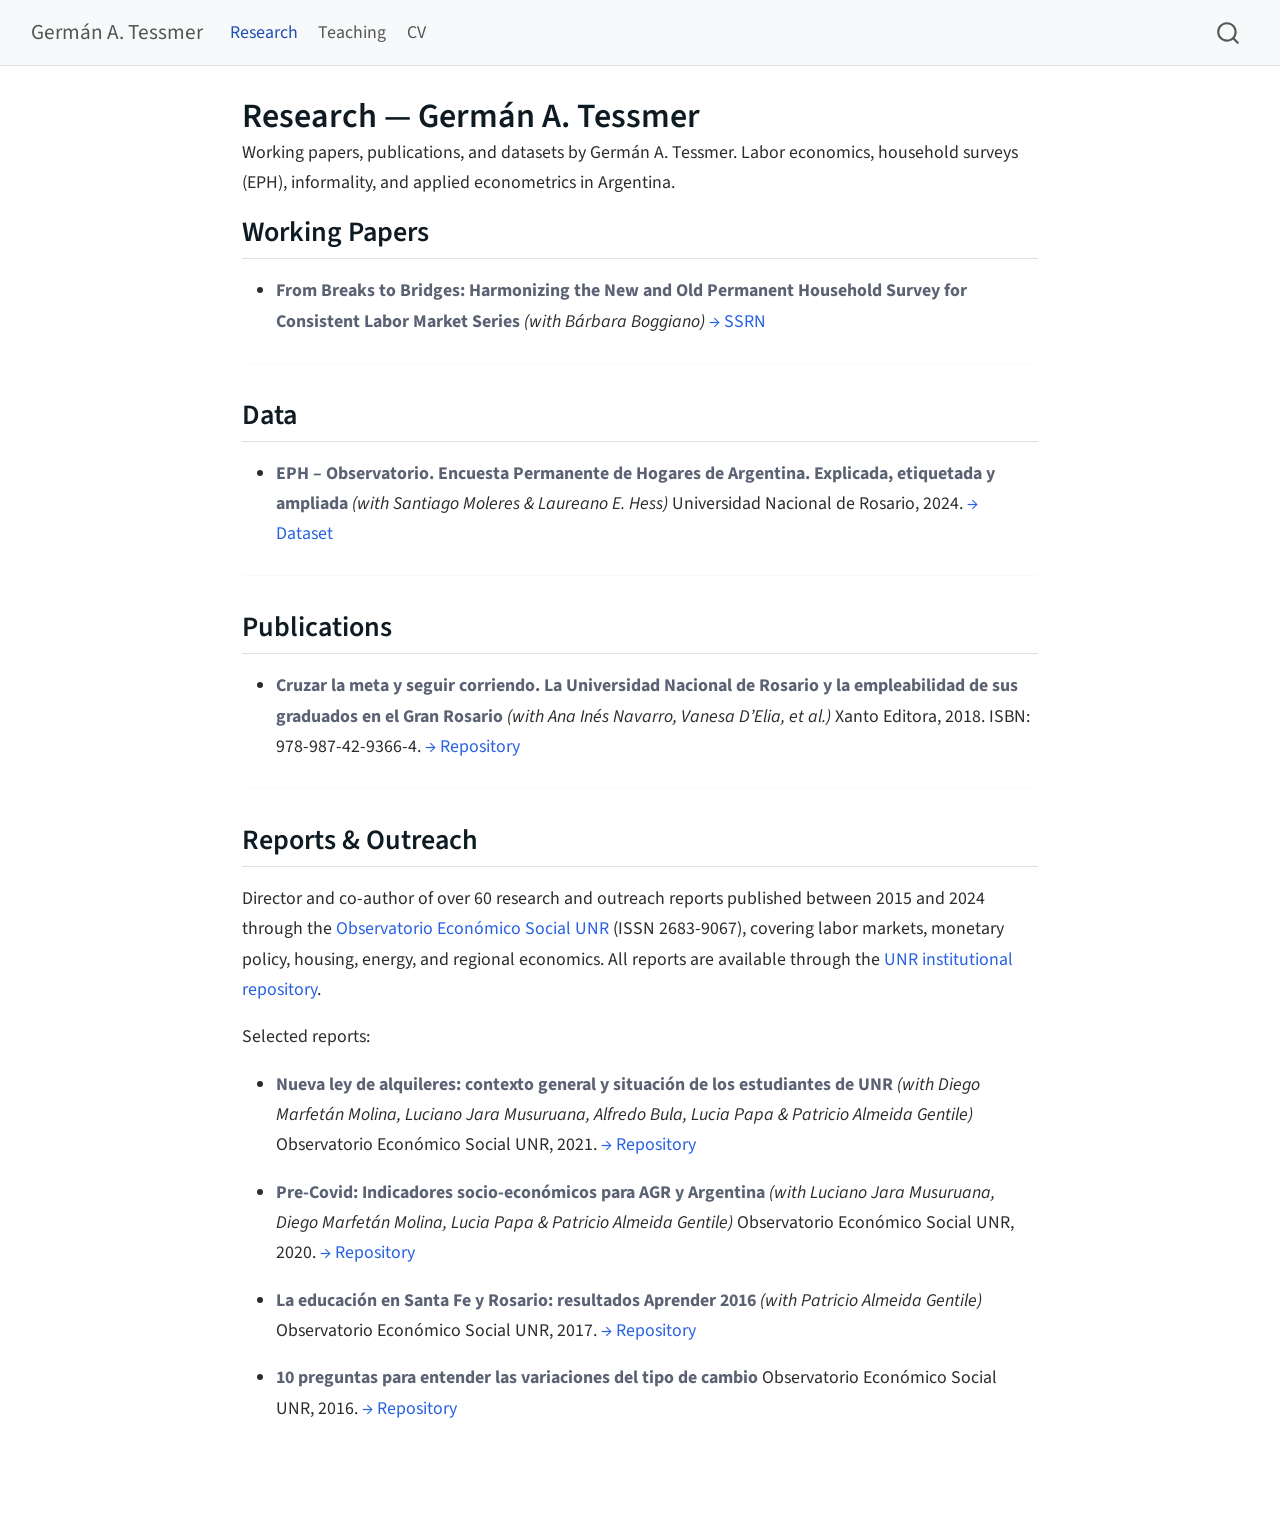
<file: docs/research.html>
<!DOCTYPE html>
<html xmlns="http://www.w3.org/1999/xhtml" lang="en" xml:lang="en"><head>

<meta charset="utf-8">
<meta name="generator" content="quarto-1.6.33">

<meta name="viewport" content="width=device-width, initial-scale=1.0, user-scalable=yes">

<meta name="description" content="Working papers, publications, and datasets by Germán A. Tessmer. Labor economics, household surveys (EPH), informality, and applied econometrics in Argentina.">

<title>Research — Germán A. Tessmer – Germán A. Tessmer</title>
<style>
code{white-space: pre-wrap;}
span.smallcaps{font-variant: small-caps;}
div.columns{display: flex; gap: min(4vw, 1.5em);}
div.column{flex: auto; overflow-x: auto;}
div.hanging-indent{margin-left: 1.5em; text-indent: -1.5em;}
ul.task-list{list-style: none;}
ul.task-list li input[type="checkbox"] {
  width: 0.8em;
  margin: 0 0.8em 0.2em -1em; /* quarto-specific, see https://github.com/quarto-dev/quarto-cli/issues/4556 */ 
  vertical-align: middle;
}
</style>


<script src="site_libs/quarto-nav/quarto-nav.js"></script>
<script src="site_libs/quarto-nav/headroom.min.js"></script>
<script src="site_libs/clipboard/clipboard.min.js"></script>
<script src="site_libs/quarto-search/autocomplete.umd.js"></script>
<script src="site_libs/quarto-search/fuse.min.js"></script>
<script src="site_libs/quarto-search/quarto-search.js"></script>
<meta name="quarto:offset" content="./">
<link href="./favicon.png" rel="icon" type="image/png">
<script src="site_libs/quarto-html/quarto.js"></script>
<script src="site_libs/quarto-html/popper.min.js"></script>
<script src="site_libs/quarto-html/tippy.umd.min.js"></script>
<script src="site_libs/quarto-html/anchor.min.js"></script>
<link href="site_libs/quarto-html/tippy.css" rel="stylesheet">
<link href="site_libs/quarto-html/quarto-syntax-highlighting-07ba0ad10f5680c660e360ac31d2f3b6.css" rel="stylesheet" id="quarto-text-highlighting-styles">
<script src="site_libs/bootstrap/bootstrap.min.js"></script>
<link href="site_libs/bootstrap/bootstrap-icons.css" rel="stylesheet">
<link href="site_libs/bootstrap/bootstrap-f29aaeecf1a46d890de4f9c541966cf8.min.css" rel="stylesheet" append-hash="true" id="quarto-bootstrap" data-mode="light">
<script id="quarto-search-options" type="application/json">{
  "location": "navbar",
  "copy-button": false,
  "collapse-after": 3,
  "panel-placement": "end",
  "type": "overlay",
  "limit": 50,
  "keyboard-shortcut": [
    "f",
    "/",
    "s"
  ],
  "show-item-context": false,
  "language": {
    "search-no-results-text": "No results",
    "search-matching-documents-text": "matching documents",
    "search-copy-link-title": "Copy link to search",
    "search-hide-matches-text": "Hide additional matches",
    "search-more-match-text": "more match in this document",
    "search-more-matches-text": "more matches in this document",
    "search-clear-button-title": "Clear",
    "search-text-placeholder": "",
    "search-detached-cancel-button-title": "Cancel",
    "search-submit-button-title": "Submit",
    "search-label": "Search"
  }
}</script>
<script async="" src="https://www.googletagmanager.com/gtag/js?id=G-5VY12JPMM3"></script>

<script type="text/javascript">

window.dataLayer = window.dataLayer || [];
function gtag(){dataLayer.push(arguments);}
gtag('js', new Date());
gtag('config', 'G-5VY12JPMM3', { 'anonymize_ip': true});
</script>
<meta name="google-site-verification" content="9aR9tJ_RcU7Avv-yqDnPfpiy6j9cwBEOk85IE-PUnbY">


<link rel="stylesheet" href="styles.css">
<meta property="og:title" content="Research — Germán A. Tessmer – Germán A. Tessmer">
<meta property="og:description" content="Working papers, publications, and datasets by Germán A. Tessmer. Labor economics, household surveys (EPH), informality, and applied econometrics in Argentina.">
<meta property="og:image" content="https://germantessmer.github.io/profile.jpg">
<meta property="og:site_name" content="Germán A. Tessmer">
<meta property="og:locale" content="en_US">
<meta name="twitter:title" content="Research — Germán A. Tessmer – Germán A. Tessmer">
<meta name="twitter:description" content="Working papers, publications, and datasets by Germán A. Tessmer. Labor economics, household surveys (EPH), informality, and applied econometrics in Argentina.">
<meta name="twitter:image" content="https://germantessmer.github.io/profile.jpg">
<meta name="twitter:card" content="summary">
</head>

<body class="nav-fixed fullcontent">

<div id="quarto-search-results"></div>
  <header id="quarto-header" class="headroom fixed-top">
    <nav class="navbar navbar-expand-lg " data-bs-theme="dark">
      <div class="navbar-container container-fluid">
      <div class="navbar-brand-container mx-auto">
    <a class="navbar-brand" href="./index.html">
    <span class="navbar-title">Germán A. Tessmer</span>
    </a>
  </div>
            <div id="quarto-search" class="" title="Search"></div>
          <button class="navbar-toggler" type="button" data-bs-toggle="collapse" data-bs-target="#navbarCollapse" aria-controls="navbarCollapse" role="menu" aria-expanded="false" aria-label="Toggle navigation" onclick="if (window.quartoToggleHeadroom) { window.quartoToggleHeadroom(); }">
  <span class="navbar-toggler-icon"></span>
</button>
          <div class="collapse navbar-collapse" id="navbarCollapse">
            <ul class="navbar-nav navbar-nav-scroll me-auto">
  <li class="nav-item">
    <a class="nav-link active" href="./research.html" aria-current="page"> 
<span class="menu-text">Research</span></a>
  </li>  
  <li class="nav-item">
    <a class="nav-link" href="./teaching.html"> 
<span class="menu-text">Teaching</span></a>
  </li>  
  <li class="nav-item">
    <a class="nav-link" href="./cv.html"> 
<span class="menu-text">CV</span></a>
  </li>  
</ul>
          </div> <!-- /navcollapse -->
            <div class="quarto-navbar-tools">
</div>
      </div> <!-- /container-fluid -->
    </nav>
</header>
<!-- content -->
<div id="quarto-content" class="quarto-container page-columns page-rows-contents page-layout-article page-navbar">
<!-- sidebar -->
<!-- margin-sidebar -->
    
<!-- main -->
<main class="content" id="quarto-document-content">

<header id="title-block-header" class="quarto-title-block default">
<div class="quarto-title">
<h1 class="title">Research — Germán A. Tessmer</h1>
</div>

<div>
  <div class="description">
    Working papers, publications, and datasets by Germán A. Tessmer. Labor economics, household surveys (EPH), informality, and applied econometrics in Argentina.
  </div>
</div>


<div class="quarto-title-meta">

    
  
    
  </div>
  


</header>


<section id="working-papers" class="level2">
<h2 class="anchored" data-anchor-id="working-papers">Working Papers</h2>
<ul>
<li><strong>From Breaks to Bridges: Harmonizing the New and Old Permanent Household Survey for Consistent Labor Market Series</strong> <em>(with Bárbara Boggiano)</em> <a href="https://papers.ssrn.com/sol3/papers.cfm?abstract_id=6597399" target="_blank">→ SSRN</a></li>
</ul>
<hr>
</section>
<section id="data" class="level2">
<h2 class="anchored" data-anchor-id="data">Data</h2>
<ul>
<li><strong>EPH – Observatorio. Encuesta Permanente de Hogares de Argentina. Explicada, etiquetada y ampliada</strong> <em>(with Santiago Moleres &amp; Laureano E. Hess)</em> Universidad Nacional de Rosario, 2024. <a href="https://doi.org/10.57715/UNR/BL85Z8" target="_blank">→ Dataset</a></li>
</ul>
<hr>
</section>
<section id="publications" class="level2">
<h2 class="anchored" data-anchor-id="publications">Publications</h2>
<ul>
<li><strong>Cruzar la meta y seguir corriendo. La Universidad Nacional de Rosario y la empleabilidad de sus graduados en el Gran Rosario</strong> <em>(with Ana Inés Navarro, Vanesa D’Elia, et al.)</em> Xanto Editora, 2018. ISBN: 978-987-42-9366-4. <a href="http://hdl.handle.net/2133/14532" target="_blank">→ Repository</a></li>
</ul>
<hr>
</section>
<section id="reports-outreach" class="level2">
<h2 class="anchored" data-anchor-id="reports-outreach">Reports &amp; Outreach</h2>
<p>Director and co-author of over 60 research and outreach reports published between 2015 and 2024 through the <a href="https://observatorio.unr.edu.ar" target="_blank">Observatorio Económico Social UNR</a> (ISSN 2683-9067), covering labor markets, monetary policy, housing, energy, and regional economics. All reports are available through the <a href="http://hdl.handle.net/2133/" target="_blank">UNR institutional repository</a>.</p>
<p>Selected reports:</p>
<ul>
<li><p><strong>Nueva ley de alquileres: contexto general y situación de los estudiantes de UNR</strong> <em>(with Diego Marfetán Molina, Luciano Jara Musuruana, Alfredo Bula, Lucia Papa &amp; Patricio Almeida Gentile)</em> Observatorio Económico Social UNR, 2021. <a href="http://hdl.handle.net/2133/22647" target="_blank">→ Repository</a></p></li>
<li><p><strong>Pre-Covid: Indicadores socio-económicos para AGR y Argentina</strong> <em>(with Luciano Jara Musuruana, Diego Marfetán Molina, Lucia Papa &amp; Patricio Almeida Gentile)</em> Observatorio Económico Social UNR, 2020. <a href="http://hdl.handle.net/2133/18367" target="_blank">→ Repository</a></p></li>
<li><p><strong>La educación en Santa Fe y Rosario: resultados Aprender 2016</strong> <em>(with Patricio Almeida Gentile)</em> Observatorio Económico Social UNR, 2017. <a href="http://hdl.handle.net/2133/17542" target="_blank">→ Repository</a></p></li>
<li><p><strong>10 preguntas para entender las variaciones del tipo de cambio</strong> Observatorio Económico Social UNR, 2016. <a href="http://hdl.handle.net/2133/14520" target="_blank">→ Repository</a></p></li>
</ul>


</section>

</main> <!-- /main -->
<script id="quarto-html-after-body" type="application/javascript">
window.document.addEventListener("DOMContentLoaded", function (event) {
  const toggleBodyColorMode = (bsSheetEl) => {
    const mode = bsSheetEl.getAttribute("data-mode");
    const bodyEl = window.document.querySelector("body");
    if (mode === "dark") {
      bodyEl.classList.add("quarto-dark");
      bodyEl.classList.remove("quarto-light");
    } else {
      bodyEl.classList.add("quarto-light");
      bodyEl.classList.remove("quarto-dark");
    }
  }
  const toggleBodyColorPrimary = () => {
    const bsSheetEl = window.document.querySelector("link#quarto-bootstrap");
    if (bsSheetEl) {
      toggleBodyColorMode(bsSheetEl);
    }
  }
  toggleBodyColorPrimary();  
  const icon = "";
  const anchorJS = new window.AnchorJS();
  anchorJS.options = {
    placement: 'right',
    icon: icon
  };
  anchorJS.add('.anchored');
  const isCodeAnnotation = (el) => {
    for (const clz of el.classList) {
      if (clz.startsWith('code-annotation-')) {                     
        return true;
      }
    }
    return false;
  }
  const onCopySuccess = function(e) {
    // button target
    const button = e.trigger;
    // don't keep focus
    button.blur();
    // flash "checked"
    button.classList.add('code-copy-button-checked');
    var currentTitle = button.getAttribute("title");
    button.setAttribute("title", "Copied!");
    let tooltip;
    if (window.bootstrap) {
      button.setAttribute("data-bs-toggle", "tooltip");
      button.setAttribute("data-bs-placement", "left");
      button.setAttribute("data-bs-title", "Copied!");
      tooltip = new bootstrap.Tooltip(button, 
        { trigger: "manual", 
          customClass: "code-copy-button-tooltip",
          offset: [0, -8]});
      tooltip.show();    
    }
    setTimeout(function() {
      if (tooltip) {
        tooltip.hide();
        button.removeAttribute("data-bs-title");
        button.removeAttribute("data-bs-toggle");
        button.removeAttribute("data-bs-placement");
      }
      button.setAttribute("title", currentTitle);
      button.classList.remove('code-copy-button-checked');
    }, 1000);
    // clear code selection
    e.clearSelection();
  }
  const getTextToCopy = function(trigger) {
      const codeEl = trigger.previousElementSibling.cloneNode(true);
      for (const childEl of codeEl.children) {
        if (isCodeAnnotation(childEl)) {
          childEl.remove();
        }
      }
      return codeEl.innerText;
  }
  const clipboard = new window.ClipboardJS('.code-copy-button:not([data-in-quarto-modal])', {
    text: getTextToCopy
  });
  clipboard.on('success', onCopySuccess);
  if (window.document.getElementById('quarto-embedded-source-code-modal')) {
    // For code content inside modals, clipBoardJS needs to be initialized with a container option
    // TODO: Check when it could be a function (https://github.com/zenorocha/clipboard.js/issues/860)
    const clipboardModal = new window.ClipboardJS('.code-copy-button[data-in-quarto-modal]', {
      text: getTextToCopy,
      container: window.document.getElementById('quarto-embedded-source-code-modal')
    });
    clipboardModal.on('success', onCopySuccess);
  }
    var localhostRegex = new RegExp(/^(?:http|https):\/\/localhost\:?[0-9]*\//);
    var mailtoRegex = new RegExp(/^mailto:/);
      var filterRegex = new RegExp("https:\/\/germantessmer\.github\.io");
    var isInternal = (href) => {
        return filterRegex.test(href) || localhostRegex.test(href) || mailtoRegex.test(href);
    }
    // Inspect non-navigation links and adorn them if external
 	var links = window.document.querySelectorAll('a[href]:not(.nav-link):not(.navbar-brand):not(.toc-action):not(.sidebar-link):not(.sidebar-item-toggle):not(.pagination-link):not(.no-external):not([aria-hidden]):not(.dropdown-item):not(.quarto-navigation-tool):not(.about-link)');
    for (var i=0; i<links.length; i++) {
      const link = links[i];
      if (!isInternal(link.href)) {
        // undo the damage that might have been done by quarto-nav.js in the case of
        // links that we want to consider external
        if (link.dataset.originalHref !== undefined) {
          link.href = link.dataset.originalHref;
        }
      }
    }
  function tippyHover(el, contentFn, onTriggerFn, onUntriggerFn) {
    const config = {
      allowHTML: true,
      maxWidth: 500,
      delay: 100,
      arrow: false,
      appendTo: function(el) {
          return el.parentElement;
      },
      interactive: true,
      interactiveBorder: 10,
      theme: 'quarto',
      placement: 'bottom-start',
    };
    if (contentFn) {
      config.content = contentFn;
    }
    if (onTriggerFn) {
      config.onTrigger = onTriggerFn;
    }
    if (onUntriggerFn) {
      config.onUntrigger = onUntriggerFn;
    }
    window.tippy(el, config); 
  }
  const noterefs = window.document.querySelectorAll('a[role="doc-noteref"]');
  for (var i=0; i<noterefs.length; i++) {
    const ref = noterefs[i];
    tippyHover(ref, function() {
      // use id or data attribute instead here
      let href = ref.getAttribute('data-footnote-href') || ref.getAttribute('href');
      try { href = new URL(href).hash; } catch {}
      const id = href.replace(/^#\/?/, "");
      const note = window.document.getElementById(id);
      if (note) {
        return note.innerHTML;
      } else {
        return "";
      }
    });
  }
  const xrefs = window.document.querySelectorAll('a.quarto-xref');
  const processXRef = (id, note) => {
    // Strip column container classes
    const stripColumnClz = (el) => {
      el.classList.remove("page-full", "page-columns");
      if (el.children) {
        for (const child of el.children) {
          stripColumnClz(child);
        }
      }
    }
    stripColumnClz(note)
    if (id === null || id.startsWith('sec-')) {
      // Special case sections, only their first couple elements
      const container = document.createElement("div");
      if (note.children && note.children.length > 2) {
        container.appendChild(note.children[0].cloneNode(true));
        for (let i = 1; i < note.children.length; i++) {
          const child = note.children[i];
          if (child.tagName === "P" && child.innerText === "") {
            continue;
          } else {
            container.appendChild(child.cloneNode(true));
            break;
          }
        }
        if (window.Quarto?.typesetMath) {
          window.Quarto.typesetMath(container);
        }
        return container.innerHTML
      } else {
        if (window.Quarto?.typesetMath) {
          window.Quarto.typesetMath(note);
        }
        return note.innerHTML;
      }
    } else {
      // Remove any anchor links if they are present
      const anchorLink = note.querySelector('a.anchorjs-link');
      if (anchorLink) {
        anchorLink.remove();
      }
      if (window.Quarto?.typesetMath) {
        window.Quarto.typesetMath(note);
      }
      // TODO in 1.5, we should make sure this works without a callout special case
      if (note.classList.contains("callout")) {
        return note.outerHTML;
      } else {
        return note.innerHTML;
      }
    }
  }
  for (var i=0; i<xrefs.length; i++) {
    const xref = xrefs[i];
    tippyHover(xref, undefined, function(instance) {
      instance.disable();
      let url = xref.getAttribute('href');
      let hash = undefined; 
      if (url.startsWith('#')) {
        hash = url;
      } else {
        try { hash = new URL(url).hash; } catch {}
      }
      if (hash) {
        const id = hash.replace(/^#\/?/, "");
        const note = window.document.getElementById(id);
        if (note !== null) {
          try {
            const html = processXRef(id, note.cloneNode(true));
            instance.setContent(html);
          } finally {
            instance.enable();
            instance.show();
          }
        } else {
          // See if we can fetch this
          fetch(url.split('#')[0])
          .then(res => res.text())
          .then(html => {
            const parser = new DOMParser();
            const htmlDoc = parser.parseFromString(html, "text/html");
            const note = htmlDoc.getElementById(id);
            if (note !== null) {
              const html = processXRef(id, note);
              instance.setContent(html);
            } 
          }).finally(() => {
            instance.enable();
            instance.show();
          });
        }
      } else {
        // See if we can fetch a full url (with no hash to target)
        // This is a special case and we should probably do some content thinning / targeting
        fetch(url)
        .then(res => res.text())
        .then(html => {
          const parser = new DOMParser();
          const htmlDoc = parser.parseFromString(html, "text/html");
          const note = htmlDoc.querySelector('main.content');
          if (note !== null) {
            // This should only happen for chapter cross references
            // (since there is no id in the URL)
            // remove the first header
            if (note.children.length > 0 && note.children[0].tagName === "HEADER") {
              note.children[0].remove();
            }
            const html = processXRef(null, note);
            instance.setContent(html);
          } 
        }).finally(() => {
          instance.enable();
          instance.show();
        });
      }
    }, function(instance) {
    });
  }
      let selectedAnnoteEl;
      const selectorForAnnotation = ( cell, annotation) => {
        let cellAttr = 'data-code-cell="' + cell + '"';
        let lineAttr = 'data-code-annotation="' +  annotation + '"';
        const selector = 'span[' + cellAttr + '][' + lineAttr + ']';
        return selector;
      }
      const selectCodeLines = (annoteEl) => {
        const doc = window.document;
        const targetCell = annoteEl.getAttribute("data-target-cell");
        const targetAnnotation = annoteEl.getAttribute("data-target-annotation");
        const annoteSpan = window.document.querySelector(selectorForAnnotation(targetCell, targetAnnotation));
        const lines = annoteSpan.getAttribute("data-code-lines").split(",");
        const lineIds = lines.map((line) => {
          return targetCell + "-" + line;
        })
        let top = null;
        let height = null;
        let parent = null;
        if (lineIds.length > 0) {
            //compute the position of the single el (top and bottom and make a div)
            const el = window.document.getElementById(lineIds[0]);
            top = el.offsetTop;
            height = el.offsetHeight;
            parent = el.parentElement.parentElement;
          if (lineIds.length > 1) {
            const lastEl = window.document.getElementById(lineIds[lineIds.length - 1]);
            const bottom = lastEl.offsetTop + lastEl.offsetHeight;
            height = bottom - top;
          }
          if (top !== null && height !== null && parent !== null) {
            // cook up a div (if necessary) and position it 
            let div = window.document.getElementById("code-annotation-line-highlight");
            if (div === null) {
              div = window.document.createElement("div");
              div.setAttribute("id", "code-annotation-line-highlight");
              div.style.position = 'absolute';
              parent.appendChild(div);
            }
            div.style.top = top - 2 + "px";
            div.style.height = height + 4 + "px";
            div.style.left = 0;
            let gutterDiv = window.document.getElementById("code-annotation-line-highlight-gutter");
            if (gutterDiv === null) {
              gutterDiv = window.document.createElement("div");
              gutterDiv.setAttribute("id", "code-annotation-line-highlight-gutter");
              gutterDiv.style.position = 'absolute';
              const codeCell = window.document.getElementById(targetCell);
              const gutter = codeCell.querySelector('.code-annotation-gutter');
              gutter.appendChild(gutterDiv);
            }
            gutterDiv.style.top = top - 2 + "px";
            gutterDiv.style.height = height + 4 + "px";
          }
          selectedAnnoteEl = annoteEl;
        }
      };
      const unselectCodeLines = () => {
        const elementsIds = ["code-annotation-line-highlight", "code-annotation-line-highlight-gutter"];
        elementsIds.forEach((elId) => {
          const div = window.document.getElementById(elId);
          if (div) {
            div.remove();
          }
        });
        selectedAnnoteEl = undefined;
      };
        // Handle positioning of the toggle
    window.addEventListener(
      "resize",
      throttle(() => {
        elRect = undefined;
        if (selectedAnnoteEl) {
          selectCodeLines(selectedAnnoteEl);
        }
      }, 10)
    );
    function throttle(fn, ms) {
    let throttle = false;
    let timer;
      return (...args) => {
        if(!throttle) { // first call gets through
            fn.apply(this, args);
            throttle = true;
        } else { // all the others get throttled
            if(timer) clearTimeout(timer); // cancel #2
            timer = setTimeout(() => {
              fn.apply(this, args);
              timer = throttle = false;
            }, ms);
        }
      };
    }
      // Attach click handler to the DT
      const annoteDls = window.document.querySelectorAll('dt[data-target-cell]');
      for (const annoteDlNode of annoteDls) {
        annoteDlNode.addEventListener('click', (event) => {
          const clickedEl = event.target;
          if (clickedEl !== selectedAnnoteEl) {
            unselectCodeLines();
            const activeEl = window.document.querySelector('dt[data-target-cell].code-annotation-active');
            if (activeEl) {
              activeEl.classList.remove('code-annotation-active');
            }
            selectCodeLines(clickedEl);
            clickedEl.classList.add('code-annotation-active');
          } else {
            // Unselect the line
            unselectCodeLines();
            clickedEl.classList.remove('code-annotation-active');
          }
        });
      }
  const findCites = (el) => {
    const parentEl = el.parentElement;
    if (parentEl) {
      const cites = parentEl.dataset.cites;
      if (cites) {
        return {
          el,
          cites: cites.split(' ')
        };
      } else {
        return findCites(el.parentElement)
      }
    } else {
      return undefined;
    }
  };
  var bibliorefs = window.document.querySelectorAll('a[role="doc-biblioref"]');
  for (var i=0; i<bibliorefs.length; i++) {
    const ref = bibliorefs[i];
    const citeInfo = findCites(ref);
    if (citeInfo) {
      tippyHover(citeInfo.el, function() {
        var popup = window.document.createElement('div');
        citeInfo.cites.forEach(function(cite) {
          var citeDiv = window.document.createElement('div');
          citeDiv.classList.add('hanging-indent');
          citeDiv.classList.add('csl-entry');
          var biblioDiv = window.document.getElementById('ref-' + cite);
          if (biblioDiv) {
            citeDiv.innerHTML = biblioDiv.innerHTML;
          }
          popup.appendChild(citeDiv);
        });
        return popup.innerHTML;
      });
    }
  }
});
</script>
</div> <!-- /content -->




</body></html>
</file>
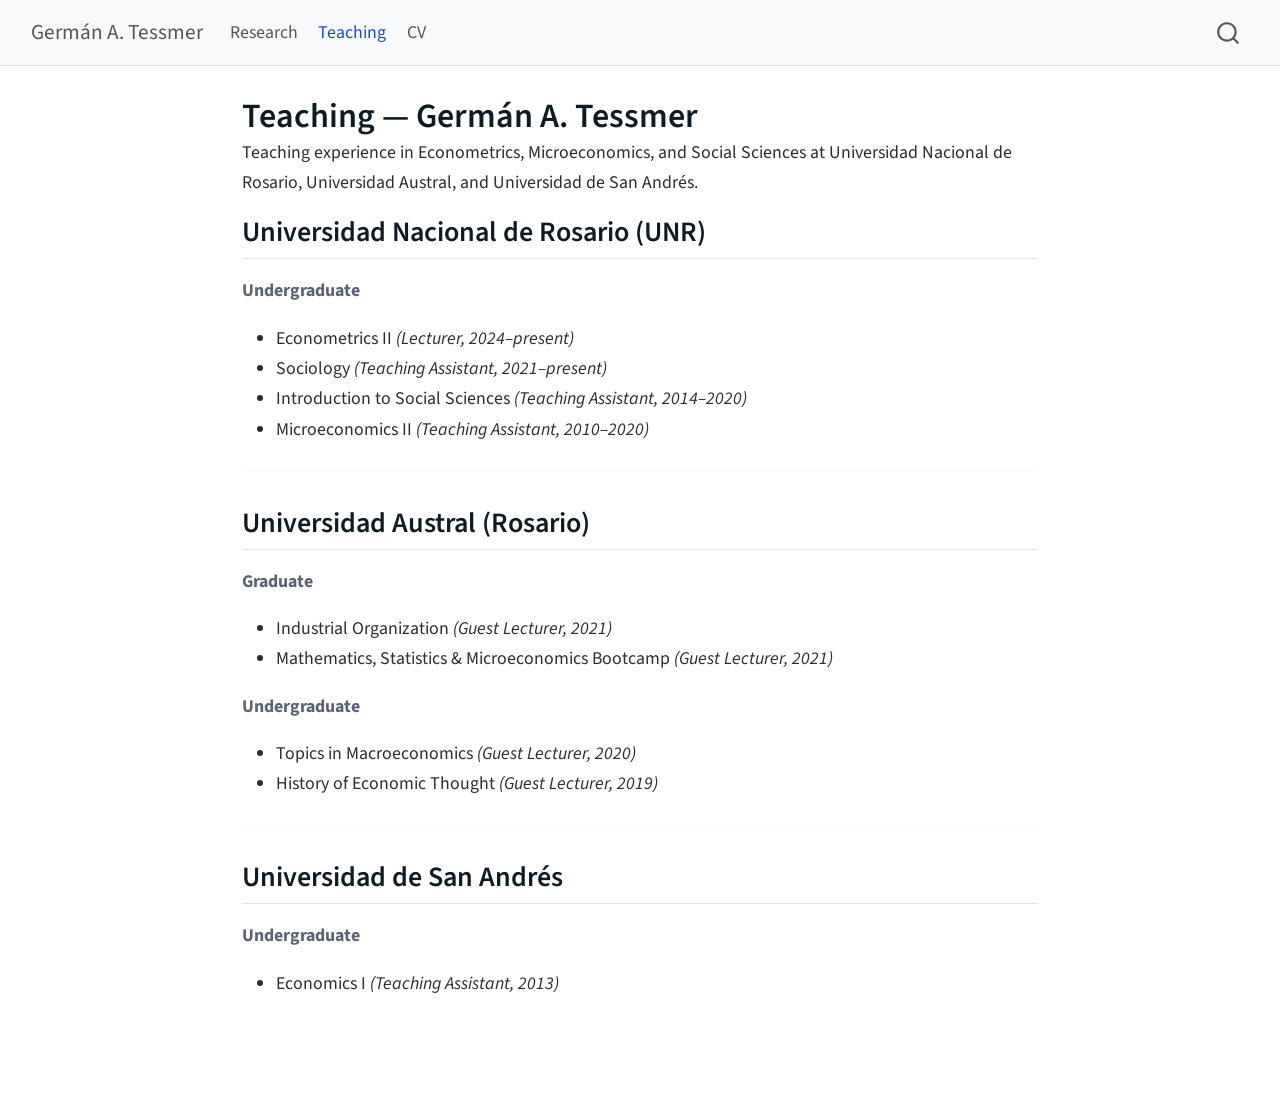
<file: docs/teaching.html>
<!DOCTYPE html>
<html xmlns="http://www.w3.org/1999/xhtml" lang="en" xml:lang="en"><head>

<meta charset="utf-8">
<meta name="generator" content="quarto-1.6.33">

<meta name="viewport" content="width=device-width, initial-scale=1.0, user-scalable=yes">

<meta name="description" content="Teaching experience in Econometrics, Microeconomics, and Social Sciences at Universidad Nacional de Rosario, Universidad Austral, and Universidad de San Andrés.">

<title>Teaching — Germán A. Tessmer – Germán A. Tessmer</title>
<style>
code{white-space: pre-wrap;}
span.smallcaps{font-variant: small-caps;}
div.columns{display: flex; gap: min(4vw, 1.5em);}
div.column{flex: auto; overflow-x: auto;}
div.hanging-indent{margin-left: 1.5em; text-indent: -1.5em;}
ul.task-list{list-style: none;}
ul.task-list li input[type="checkbox"] {
  width: 0.8em;
  margin: 0 0.8em 0.2em -1em; /* quarto-specific, see https://github.com/quarto-dev/quarto-cli/issues/4556 */ 
  vertical-align: middle;
}
</style>


<script src="site_libs/quarto-nav/quarto-nav.js"></script>
<script src="site_libs/quarto-nav/headroom.min.js"></script>
<script src="site_libs/clipboard/clipboard.min.js"></script>
<script src="site_libs/quarto-search/autocomplete.umd.js"></script>
<script src="site_libs/quarto-search/fuse.min.js"></script>
<script src="site_libs/quarto-search/quarto-search.js"></script>
<meta name="quarto:offset" content="./">
<link href="./favicon.png" rel="icon" type="image/png">
<script src="site_libs/quarto-html/quarto.js"></script>
<script src="site_libs/quarto-html/popper.min.js"></script>
<script src="site_libs/quarto-html/tippy.umd.min.js"></script>
<script src="site_libs/quarto-html/anchor.min.js"></script>
<link href="site_libs/quarto-html/tippy.css" rel="stylesheet">
<link href="site_libs/quarto-html/quarto-syntax-highlighting-07ba0ad10f5680c660e360ac31d2f3b6.css" rel="stylesheet" id="quarto-text-highlighting-styles">
<script src="site_libs/bootstrap/bootstrap.min.js"></script>
<link href="site_libs/bootstrap/bootstrap-icons.css" rel="stylesheet">
<link href="site_libs/bootstrap/bootstrap-f29aaeecf1a46d890de4f9c541966cf8.min.css" rel="stylesheet" append-hash="true" id="quarto-bootstrap" data-mode="light">
<script id="quarto-search-options" type="application/json">{
  "location": "navbar",
  "copy-button": false,
  "collapse-after": 3,
  "panel-placement": "end",
  "type": "overlay",
  "limit": 50,
  "keyboard-shortcut": [
    "f",
    "/",
    "s"
  ],
  "show-item-context": false,
  "language": {
    "search-no-results-text": "No results",
    "search-matching-documents-text": "matching documents",
    "search-copy-link-title": "Copy link to search",
    "search-hide-matches-text": "Hide additional matches",
    "search-more-match-text": "more match in this document",
    "search-more-matches-text": "more matches in this document",
    "search-clear-button-title": "Clear",
    "search-text-placeholder": "",
    "search-detached-cancel-button-title": "Cancel",
    "search-submit-button-title": "Submit",
    "search-label": "Search"
  }
}</script>
<script async="" src="https://www.googletagmanager.com/gtag/js?id=G-5VY12JPMM3"></script>

<script type="text/javascript">

window.dataLayer = window.dataLayer || [];
function gtag(){dataLayer.push(arguments);}
gtag('js', new Date());
gtag('config', 'G-5VY12JPMM3', { 'anonymize_ip': true});
</script>
<meta name="google-site-verification" content="9aR9tJ_RcU7Avv-yqDnPfpiy6j9cwBEOk85IE-PUnbY">


<link rel="stylesheet" href="styles.css">
<meta property="og:title" content="Teaching — Germán A. Tessmer – Germán A. Tessmer">
<meta property="og:description" content="Teaching experience in Econometrics, Microeconomics, and Social Sciences at Universidad Nacional de Rosario, Universidad Austral, and Universidad de San Andrés.">
<meta property="og:image" content="https://germantessmer.github.io/profile.jpg">
<meta property="og:site_name" content="Germán A. Tessmer">
<meta property="og:locale" content="en_US">
<meta name="twitter:title" content="Teaching — Germán A. Tessmer – Germán A. Tessmer">
<meta name="twitter:description" content="Teaching experience in Econometrics, Microeconomics, and Social Sciences at Universidad Nacional de Rosario, Universidad Austral, and Universidad de San Andrés.">
<meta name="twitter:image" content="https://germantessmer.github.io/profile.jpg">
<meta name="twitter:card" content="summary">
</head>

<body class="nav-fixed fullcontent">

<div id="quarto-search-results"></div>
  <header id="quarto-header" class="headroom fixed-top">
    <nav class="navbar navbar-expand-lg " data-bs-theme="dark">
      <div class="navbar-container container-fluid">
      <div class="navbar-brand-container mx-auto">
    <a class="navbar-brand" href="./index.html">
    <span class="navbar-title">Germán A. Tessmer</span>
    </a>
  </div>
            <div id="quarto-search" class="" title="Search"></div>
          <button class="navbar-toggler" type="button" data-bs-toggle="collapse" data-bs-target="#navbarCollapse" aria-controls="navbarCollapse" role="menu" aria-expanded="false" aria-label="Toggle navigation" onclick="if (window.quartoToggleHeadroom) { window.quartoToggleHeadroom(); }">
  <span class="navbar-toggler-icon"></span>
</button>
          <div class="collapse navbar-collapse" id="navbarCollapse">
            <ul class="navbar-nav navbar-nav-scroll me-auto">
  <li class="nav-item">
    <a class="nav-link" href="./research.html"> 
<span class="menu-text">Research</span></a>
  </li>  
  <li class="nav-item">
    <a class="nav-link active" href="./teaching.html" aria-current="page"> 
<span class="menu-text">Teaching</span></a>
  </li>  
  <li class="nav-item">
    <a class="nav-link" href="./cv.html"> 
<span class="menu-text">CV</span></a>
  </li>  
</ul>
          </div> <!-- /navcollapse -->
            <div class="quarto-navbar-tools">
</div>
      </div> <!-- /container-fluid -->
    </nav>
</header>
<!-- content -->
<div id="quarto-content" class="quarto-container page-columns page-rows-contents page-layout-article page-navbar">
<!-- sidebar -->
<!-- margin-sidebar -->
    
<!-- main -->
<main class="content" id="quarto-document-content">

<header id="title-block-header" class="quarto-title-block default">
<div class="quarto-title">
<h1 class="title">Teaching — Germán A. Tessmer</h1>
</div>

<div>
  <div class="description">
    Teaching experience in Econometrics, Microeconomics, and Social Sciences at Universidad Nacional de Rosario, Universidad Austral, and Universidad de San Andrés.
  </div>
</div>


<div class="quarto-title-meta">

    
  
    
  </div>
  


</header>


<section id="universidad-nacional-de-rosario-unr" class="level2">
<h2 class="anchored" data-anchor-id="universidad-nacional-de-rosario-unr">Universidad Nacional de Rosario (UNR)</h2>
<p><strong>Undergraduate</strong></p>
<ul>
<li>Econometrics II <em>(Lecturer, 2024–present)</em></li>
<li>Sociology <em>(Teaching Assistant, 2021–present)</em></li>
<li>Introduction to Social Sciences <em>(Teaching Assistant, 2014–2020)</em></li>
<li>Microeconomics II <em>(Teaching Assistant, 2010–2020)</em></li>
</ul>
<hr>
</section>
<section id="universidad-austral-rosario" class="level2">
<h2 class="anchored" data-anchor-id="universidad-austral-rosario">Universidad Austral (Rosario)</h2>
<p><strong>Graduate</strong></p>
<ul>
<li>Industrial Organization <em>(Guest Lecturer, 2021)</em></li>
<li>Mathematics, Statistics &amp; Microeconomics Bootcamp <em>(Guest Lecturer, 2021)</em></li>
</ul>
<p><strong>Undergraduate</strong></p>
<ul>
<li>Topics in Macroeconomics <em>(Guest Lecturer, 2020)</em></li>
<li>History of Economic Thought <em>(Guest Lecturer, 2019)</em></li>
</ul>
<hr>
</section>
<section id="universidad-de-san-andrés" class="level2">
<h2 class="anchored" data-anchor-id="universidad-de-san-andrés">Universidad de San Andrés</h2>
<p><strong>Undergraduate</strong></p>
<ul>
<li>Economics I <em>(Teaching Assistant, 2013)</em></li>
</ul>


</section>

</main> <!-- /main -->
<script id="quarto-html-after-body" type="application/javascript">
window.document.addEventListener("DOMContentLoaded", function (event) {
  const toggleBodyColorMode = (bsSheetEl) => {
    const mode = bsSheetEl.getAttribute("data-mode");
    const bodyEl = window.document.querySelector("body");
    if (mode === "dark") {
      bodyEl.classList.add("quarto-dark");
      bodyEl.classList.remove("quarto-light");
    } else {
      bodyEl.classList.add("quarto-light");
      bodyEl.classList.remove("quarto-dark");
    }
  }
  const toggleBodyColorPrimary = () => {
    const bsSheetEl = window.document.querySelector("link#quarto-bootstrap");
    if (bsSheetEl) {
      toggleBodyColorMode(bsSheetEl);
    }
  }
  toggleBodyColorPrimary();  
  const icon = "";
  const anchorJS = new window.AnchorJS();
  anchorJS.options = {
    placement: 'right',
    icon: icon
  };
  anchorJS.add('.anchored');
  const isCodeAnnotation = (el) => {
    for (const clz of el.classList) {
      if (clz.startsWith('code-annotation-')) {                     
        return true;
      }
    }
    return false;
  }
  const onCopySuccess = function(e) {
    // button target
    const button = e.trigger;
    // don't keep focus
    button.blur();
    // flash "checked"
    button.classList.add('code-copy-button-checked');
    var currentTitle = button.getAttribute("title");
    button.setAttribute("title", "Copied!");
    let tooltip;
    if (window.bootstrap) {
      button.setAttribute("data-bs-toggle", "tooltip");
      button.setAttribute("data-bs-placement", "left");
      button.setAttribute("data-bs-title", "Copied!");
      tooltip = new bootstrap.Tooltip(button, 
        { trigger: "manual", 
          customClass: "code-copy-button-tooltip",
          offset: [0, -8]});
      tooltip.show();    
    }
    setTimeout(function() {
      if (tooltip) {
        tooltip.hide();
        button.removeAttribute("data-bs-title");
        button.removeAttribute("data-bs-toggle");
        button.removeAttribute("data-bs-placement");
      }
      button.setAttribute("title", currentTitle);
      button.classList.remove('code-copy-button-checked');
    }, 1000);
    // clear code selection
    e.clearSelection();
  }
  const getTextToCopy = function(trigger) {
      const codeEl = trigger.previousElementSibling.cloneNode(true);
      for (const childEl of codeEl.children) {
        if (isCodeAnnotation(childEl)) {
          childEl.remove();
        }
      }
      return codeEl.innerText;
  }
  const clipboard = new window.ClipboardJS('.code-copy-button:not([data-in-quarto-modal])', {
    text: getTextToCopy
  });
  clipboard.on('success', onCopySuccess);
  if (window.document.getElementById('quarto-embedded-source-code-modal')) {
    // For code content inside modals, clipBoardJS needs to be initialized with a container option
    // TODO: Check when it could be a function (https://github.com/zenorocha/clipboard.js/issues/860)
    const clipboardModal = new window.ClipboardJS('.code-copy-button[data-in-quarto-modal]', {
      text: getTextToCopy,
      container: window.document.getElementById('quarto-embedded-source-code-modal')
    });
    clipboardModal.on('success', onCopySuccess);
  }
    var localhostRegex = new RegExp(/^(?:http|https):\/\/localhost\:?[0-9]*\//);
    var mailtoRegex = new RegExp(/^mailto:/);
      var filterRegex = new RegExp("https:\/\/germantessmer\.github\.io");
    var isInternal = (href) => {
        return filterRegex.test(href) || localhostRegex.test(href) || mailtoRegex.test(href);
    }
    // Inspect non-navigation links and adorn them if external
 	var links = window.document.querySelectorAll('a[href]:not(.nav-link):not(.navbar-brand):not(.toc-action):not(.sidebar-link):not(.sidebar-item-toggle):not(.pagination-link):not(.no-external):not([aria-hidden]):not(.dropdown-item):not(.quarto-navigation-tool):not(.about-link)');
    for (var i=0; i<links.length; i++) {
      const link = links[i];
      if (!isInternal(link.href)) {
        // undo the damage that might have been done by quarto-nav.js in the case of
        // links that we want to consider external
        if (link.dataset.originalHref !== undefined) {
          link.href = link.dataset.originalHref;
        }
      }
    }
  function tippyHover(el, contentFn, onTriggerFn, onUntriggerFn) {
    const config = {
      allowHTML: true,
      maxWidth: 500,
      delay: 100,
      arrow: false,
      appendTo: function(el) {
          return el.parentElement;
      },
      interactive: true,
      interactiveBorder: 10,
      theme: 'quarto',
      placement: 'bottom-start',
    };
    if (contentFn) {
      config.content = contentFn;
    }
    if (onTriggerFn) {
      config.onTrigger = onTriggerFn;
    }
    if (onUntriggerFn) {
      config.onUntrigger = onUntriggerFn;
    }
    window.tippy(el, config); 
  }
  const noterefs = window.document.querySelectorAll('a[role="doc-noteref"]');
  for (var i=0; i<noterefs.length; i++) {
    const ref = noterefs[i];
    tippyHover(ref, function() {
      // use id or data attribute instead here
      let href = ref.getAttribute('data-footnote-href') || ref.getAttribute('href');
      try { href = new URL(href).hash; } catch {}
      const id = href.replace(/^#\/?/, "");
      const note = window.document.getElementById(id);
      if (note) {
        return note.innerHTML;
      } else {
        return "";
      }
    });
  }
  const xrefs = window.document.querySelectorAll('a.quarto-xref');
  const processXRef = (id, note) => {
    // Strip column container classes
    const stripColumnClz = (el) => {
      el.classList.remove("page-full", "page-columns");
      if (el.children) {
        for (const child of el.children) {
          stripColumnClz(child);
        }
      }
    }
    stripColumnClz(note)
    if (id === null || id.startsWith('sec-')) {
      // Special case sections, only their first couple elements
      const container = document.createElement("div");
      if (note.children && note.children.length > 2) {
        container.appendChild(note.children[0].cloneNode(true));
        for (let i = 1; i < note.children.length; i++) {
          const child = note.children[i];
          if (child.tagName === "P" && child.innerText === "") {
            continue;
          } else {
            container.appendChild(child.cloneNode(true));
            break;
          }
        }
        if (window.Quarto?.typesetMath) {
          window.Quarto.typesetMath(container);
        }
        return container.innerHTML
      } else {
        if (window.Quarto?.typesetMath) {
          window.Quarto.typesetMath(note);
        }
        return note.innerHTML;
      }
    } else {
      // Remove any anchor links if they are present
      const anchorLink = note.querySelector('a.anchorjs-link');
      if (anchorLink) {
        anchorLink.remove();
      }
      if (window.Quarto?.typesetMath) {
        window.Quarto.typesetMath(note);
      }
      // TODO in 1.5, we should make sure this works without a callout special case
      if (note.classList.contains("callout")) {
        return note.outerHTML;
      } else {
        return note.innerHTML;
      }
    }
  }
  for (var i=0; i<xrefs.length; i++) {
    const xref = xrefs[i];
    tippyHover(xref, undefined, function(instance) {
      instance.disable();
      let url = xref.getAttribute('href');
      let hash = undefined; 
      if (url.startsWith('#')) {
        hash = url;
      } else {
        try { hash = new URL(url).hash; } catch {}
      }
      if (hash) {
        const id = hash.replace(/^#\/?/, "");
        const note = window.document.getElementById(id);
        if (note !== null) {
          try {
            const html = processXRef(id, note.cloneNode(true));
            instance.setContent(html);
          } finally {
            instance.enable();
            instance.show();
          }
        } else {
          // See if we can fetch this
          fetch(url.split('#')[0])
          .then(res => res.text())
          .then(html => {
            const parser = new DOMParser();
            const htmlDoc = parser.parseFromString(html, "text/html");
            const note = htmlDoc.getElementById(id);
            if (note !== null) {
              const html = processXRef(id, note);
              instance.setContent(html);
            } 
          }).finally(() => {
            instance.enable();
            instance.show();
          });
        }
      } else {
        // See if we can fetch a full url (with no hash to target)
        // This is a special case and we should probably do some content thinning / targeting
        fetch(url)
        .then(res => res.text())
        .then(html => {
          const parser = new DOMParser();
          const htmlDoc = parser.parseFromString(html, "text/html");
          const note = htmlDoc.querySelector('main.content');
          if (note !== null) {
            // This should only happen for chapter cross references
            // (since there is no id in the URL)
            // remove the first header
            if (note.children.length > 0 && note.children[0].tagName === "HEADER") {
              note.children[0].remove();
            }
            const html = processXRef(null, note);
            instance.setContent(html);
          } 
        }).finally(() => {
          instance.enable();
          instance.show();
        });
      }
    }, function(instance) {
    });
  }
      let selectedAnnoteEl;
      const selectorForAnnotation = ( cell, annotation) => {
        let cellAttr = 'data-code-cell="' + cell + '"';
        let lineAttr = 'data-code-annotation="' +  annotation + '"';
        const selector = 'span[' + cellAttr + '][' + lineAttr + ']';
        return selector;
      }
      const selectCodeLines = (annoteEl) => {
        const doc = window.document;
        const targetCell = annoteEl.getAttribute("data-target-cell");
        const targetAnnotation = annoteEl.getAttribute("data-target-annotation");
        const annoteSpan = window.document.querySelector(selectorForAnnotation(targetCell, targetAnnotation));
        const lines = annoteSpan.getAttribute("data-code-lines").split(",");
        const lineIds = lines.map((line) => {
          return targetCell + "-" + line;
        })
        let top = null;
        let height = null;
        let parent = null;
        if (lineIds.length > 0) {
            //compute the position of the single el (top and bottom and make a div)
            const el = window.document.getElementById(lineIds[0]);
            top = el.offsetTop;
            height = el.offsetHeight;
            parent = el.parentElement.parentElement;
          if (lineIds.length > 1) {
            const lastEl = window.document.getElementById(lineIds[lineIds.length - 1]);
            const bottom = lastEl.offsetTop + lastEl.offsetHeight;
            height = bottom - top;
          }
          if (top !== null && height !== null && parent !== null) {
            // cook up a div (if necessary) and position it 
            let div = window.document.getElementById("code-annotation-line-highlight");
            if (div === null) {
              div = window.document.createElement("div");
              div.setAttribute("id", "code-annotation-line-highlight");
              div.style.position = 'absolute';
              parent.appendChild(div);
            }
            div.style.top = top - 2 + "px";
            div.style.height = height + 4 + "px";
            div.style.left = 0;
            let gutterDiv = window.document.getElementById("code-annotation-line-highlight-gutter");
            if (gutterDiv === null) {
              gutterDiv = window.document.createElement("div");
              gutterDiv.setAttribute("id", "code-annotation-line-highlight-gutter");
              gutterDiv.style.position = 'absolute';
              const codeCell = window.document.getElementById(targetCell);
              const gutter = codeCell.querySelector('.code-annotation-gutter');
              gutter.appendChild(gutterDiv);
            }
            gutterDiv.style.top = top - 2 + "px";
            gutterDiv.style.height = height + 4 + "px";
          }
          selectedAnnoteEl = annoteEl;
        }
      };
      const unselectCodeLines = () => {
        const elementsIds = ["code-annotation-line-highlight", "code-annotation-line-highlight-gutter"];
        elementsIds.forEach((elId) => {
          const div = window.document.getElementById(elId);
          if (div) {
            div.remove();
          }
        });
        selectedAnnoteEl = undefined;
      };
        // Handle positioning of the toggle
    window.addEventListener(
      "resize",
      throttle(() => {
        elRect = undefined;
        if (selectedAnnoteEl) {
          selectCodeLines(selectedAnnoteEl);
        }
      }, 10)
    );
    function throttle(fn, ms) {
    let throttle = false;
    let timer;
      return (...args) => {
        if(!throttle) { // first call gets through
            fn.apply(this, args);
            throttle = true;
        } else { // all the others get throttled
            if(timer) clearTimeout(timer); // cancel #2
            timer = setTimeout(() => {
              fn.apply(this, args);
              timer = throttle = false;
            }, ms);
        }
      };
    }
      // Attach click handler to the DT
      const annoteDls = window.document.querySelectorAll('dt[data-target-cell]');
      for (const annoteDlNode of annoteDls) {
        annoteDlNode.addEventListener('click', (event) => {
          const clickedEl = event.target;
          if (clickedEl !== selectedAnnoteEl) {
            unselectCodeLines();
            const activeEl = window.document.querySelector('dt[data-target-cell].code-annotation-active');
            if (activeEl) {
              activeEl.classList.remove('code-annotation-active');
            }
            selectCodeLines(clickedEl);
            clickedEl.classList.add('code-annotation-active');
          } else {
            // Unselect the line
            unselectCodeLines();
            clickedEl.classList.remove('code-annotation-active');
          }
        });
      }
  const findCites = (el) => {
    const parentEl = el.parentElement;
    if (parentEl) {
      const cites = parentEl.dataset.cites;
      if (cites) {
        return {
          el,
          cites: cites.split(' ')
        };
      } else {
        return findCites(el.parentElement)
      }
    } else {
      return undefined;
    }
  };
  var bibliorefs = window.document.querySelectorAll('a[role="doc-biblioref"]');
  for (var i=0; i<bibliorefs.length; i++) {
    const ref = bibliorefs[i];
    const citeInfo = findCites(ref);
    if (citeInfo) {
      tippyHover(citeInfo.el, function() {
        var popup = window.document.createElement('div');
        citeInfo.cites.forEach(function(cite) {
          var citeDiv = window.document.createElement('div');
          citeDiv.classList.add('hanging-indent');
          citeDiv.classList.add('csl-entry');
          var biblioDiv = window.document.getElementById('ref-' + cite);
          if (biblioDiv) {
            citeDiv.innerHTML = biblioDiv.innerHTML;
          }
          popup.appendChild(citeDiv);
        });
        return popup.innerHTML;
      });
    }
  }
});
</script>
</div> <!-- /content -->




</body></html>
</file>
<file: docs/site_libs/quarto-html/tippy.css>
.tippy-box[data-animation=fade][data-state=hidden]{opacity:0}[data-tippy-root]{max-width:calc(100vw - 10px)}.tippy-box{position:relative;background-color:#333;color:#fff;border-radius:4px;font-size:14px;line-height:1.4;white-space:normal;outline:0;transition-property:transform,visibility,opacity}.tippy-box[data-placement^=top]>.tippy-arrow{bottom:0}.tippy-box[data-placement^=top]>.tippy-arrow:before{bottom:-7px;left:0;border-width:8px 8px 0;border-top-color:initial;transform-origin:center top}.tippy-box[data-placement^=bottom]>.tippy-arrow{top:0}.tippy-box[data-placement^=bottom]>.tippy-arrow:before{top:-7px;left:0;border-width:0 8px 8px;border-bottom-color:initial;transform-origin:center bottom}.tippy-box[data-placement^=left]>.tippy-arrow{right:0}.tippy-box[data-placement^=left]>.tippy-arrow:before{border-width:8px 0 8px 8px;border-left-color:initial;right:-7px;transform-origin:center left}.tippy-box[data-placement^=right]>.tippy-arrow{left:0}.tippy-box[data-placement^=right]>.tippy-arrow:before{left:-7px;border-width:8px 8px 8px 0;border-right-color:initial;transform-origin:center right}.tippy-box[data-inertia][data-state=visible]{transition-timing-function:cubic-bezier(.54,1.5,.38,1.11)}.tippy-arrow{width:16px;height:16px;color:#333}.tippy-arrow:before{content:"";position:absolute;border-color:transparent;border-style:solid}.tippy-content{position:relative;padding:5px 9px;z-index:1}
</file>
<file: docs/site_libs/quarto-html/quarto-syntax-highlighting-07ba0ad10f5680c660e360ac31d2f3b6.css>
/* quarto syntax highlight colors */
:root {
  --quarto-hl-ot-color: #003B4F;
  --quarto-hl-at-color: #657422;
  --quarto-hl-ss-color: #20794D;
  --quarto-hl-an-color: #5E5E5E;
  --quarto-hl-fu-color: #4758AB;
  --quarto-hl-st-color: #20794D;
  --quarto-hl-cf-color: #003B4F;
  --quarto-hl-op-color: #5E5E5E;
  --quarto-hl-er-color: #AD0000;
  --quarto-hl-bn-color: #AD0000;
  --quarto-hl-al-color: #AD0000;
  --quarto-hl-va-color: #111111;
  --quarto-hl-bu-color: inherit;
  --quarto-hl-ex-color: inherit;
  --quarto-hl-pp-color: #AD0000;
  --quarto-hl-in-color: #5E5E5E;
  --quarto-hl-vs-color: #20794D;
  --quarto-hl-wa-color: #5E5E5E;
  --quarto-hl-do-color: #5E5E5E;
  --quarto-hl-im-color: #00769E;
  --quarto-hl-ch-color: #20794D;
  --quarto-hl-dt-color: #AD0000;
  --quarto-hl-fl-color: #AD0000;
  --quarto-hl-co-color: #5E5E5E;
  --quarto-hl-cv-color: #5E5E5E;
  --quarto-hl-cn-color: #8f5902;
  --quarto-hl-sc-color: #5E5E5E;
  --quarto-hl-dv-color: #AD0000;
  --quarto-hl-kw-color: #003B4F;
}

/* other quarto variables */
:root {
  --quarto-font-monospace: SFMono-Regular, Menlo, Monaco, Consolas, "Liberation Mono", "Courier New", monospace;
}

pre > code.sourceCode > span {
  color: #003B4F;
}

code span {
  color: #003B4F;
}

code.sourceCode > span {
  color: #003B4F;
}

div.sourceCode,
div.sourceCode pre.sourceCode {
  color: #003B4F;
}

code span.ot {
  color: #003B4F;
  font-style: inherit;
}

code span.at {
  color: #657422;
  font-style: inherit;
}

code span.ss {
  color: #20794D;
  font-style: inherit;
}

code span.an {
  color: #5E5E5E;
  font-style: inherit;
}

code span.fu {
  color: #4758AB;
  font-style: inherit;
}

code span.st {
  color: #20794D;
  font-style: inherit;
}

code span.cf {
  color: #003B4F;
  font-weight: bold;
  font-style: inherit;
}

code span.op {
  color: #5E5E5E;
  font-style: inherit;
}

code span.er {
  color: #AD0000;
  font-style: inherit;
}

code span.bn {
  color: #AD0000;
  font-style: inherit;
}

code span.al {
  color: #AD0000;
  font-style: inherit;
}

code span.va {
  color: #111111;
  font-style: inherit;
}

code span.bu {
  font-style: inherit;
}

code span.ex {
  font-style: inherit;
}

code span.pp {
  color: #AD0000;
  font-style: inherit;
}

code span.in {
  color: #5E5E5E;
  font-style: inherit;
}

code span.vs {
  color: #20794D;
  font-style: inherit;
}

code span.wa {
  color: #5E5E5E;
  font-style: italic;
}

code span.do {
  color: #5E5E5E;
  font-style: italic;
}

code span.im {
  color: #00769E;
  font-style: inherit;
}

code span.ch {
  color: #20794D;
  font-style: inherit;
}

code span.dt {
  color: #AD0000;
  font-style: inherit;
}

code span.fl {
  color: #AD0000;
  font-style: inherit;
}

code span.co {
  color: #5E5E5E;
  font-style: inherit;
}

code span.cv {
  color: #5E5E5E;
  font-style: italic;
}

code span.cn {
  color: #8f5902;
  font-style: inherit;
}

code span.sc {
  color: #5E5E5E;
  font-style: inherit;
}

code span.dv {
  color: #AD0000;
  font-style: inherit;
}

code span.kw {
  color: #003B4F;
  font-weight: bold;
  font-style: inherit;
}

.prevent-inlining {
  content: "</";
}

/*# sourceMappingURL=59aff86612b78cc2e8585904e2f27617.css.map */
</file>
<file: docs/styles.css>
/* ── Tipografía general ─────────────────────────────── */
body {
  font-size: 1.05rem;
  line-height: 1.7;
}

/* ── Navbar ─────────────────────────────────────────── */
.navbar {
  border-bottom: 1px solid #e0e0e0;
}

/* ── Separadores ────────────────────────────────────── */
hr {
  margin: 1.5rem 0;
  border-color: #e8e8e8;
}

/* ── Jerarquía de color en textos ──────────────────── */
:root {
  --bs-heading-color: #0e1b23;
  --bs-body-color: #2c2c2c;
}

h1, h2 {
  color: #0e1b23 !important;
}

h3 {
  color: #193644 !important;
}

strong {
  color: #5B6274;
}

/* ── Botón de descarga CV ───────────────────────────── */
.btn-outline-primary {
  margin-bottom: 1.5rem;
}
</file>
